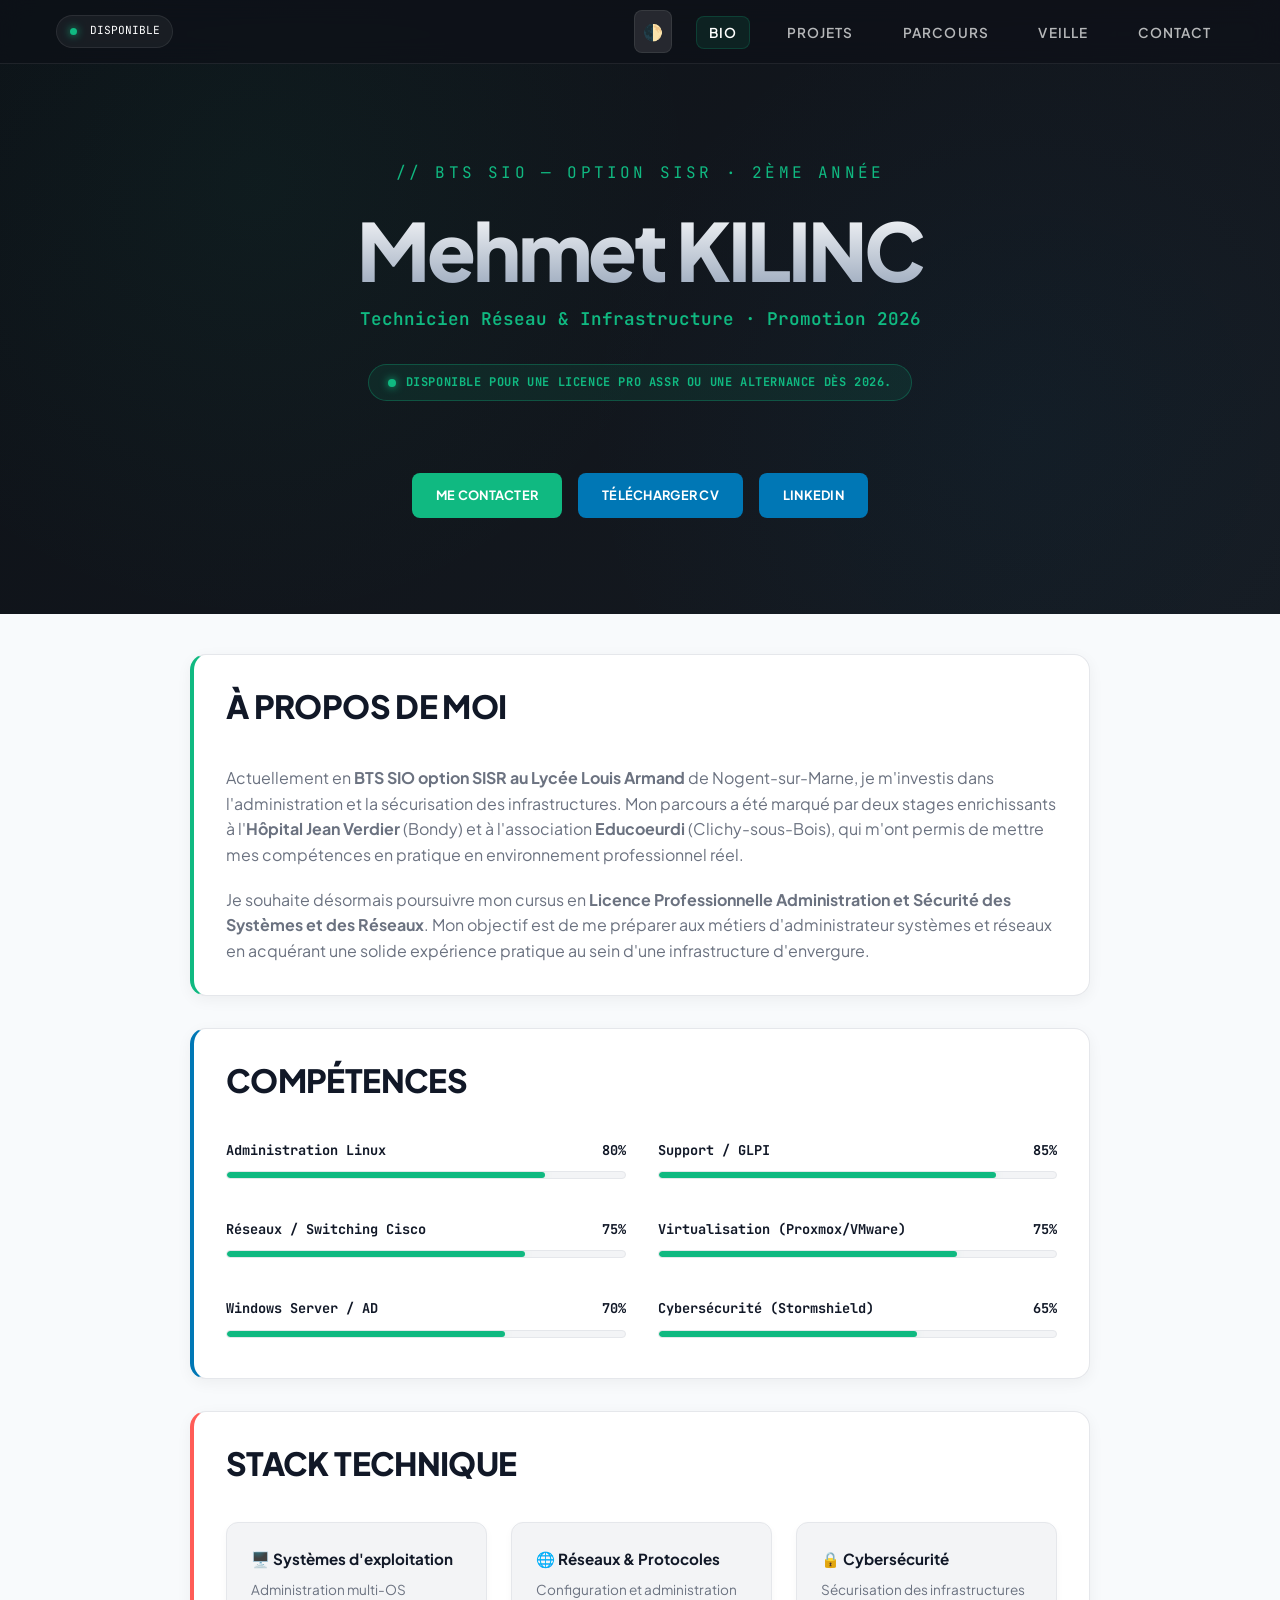
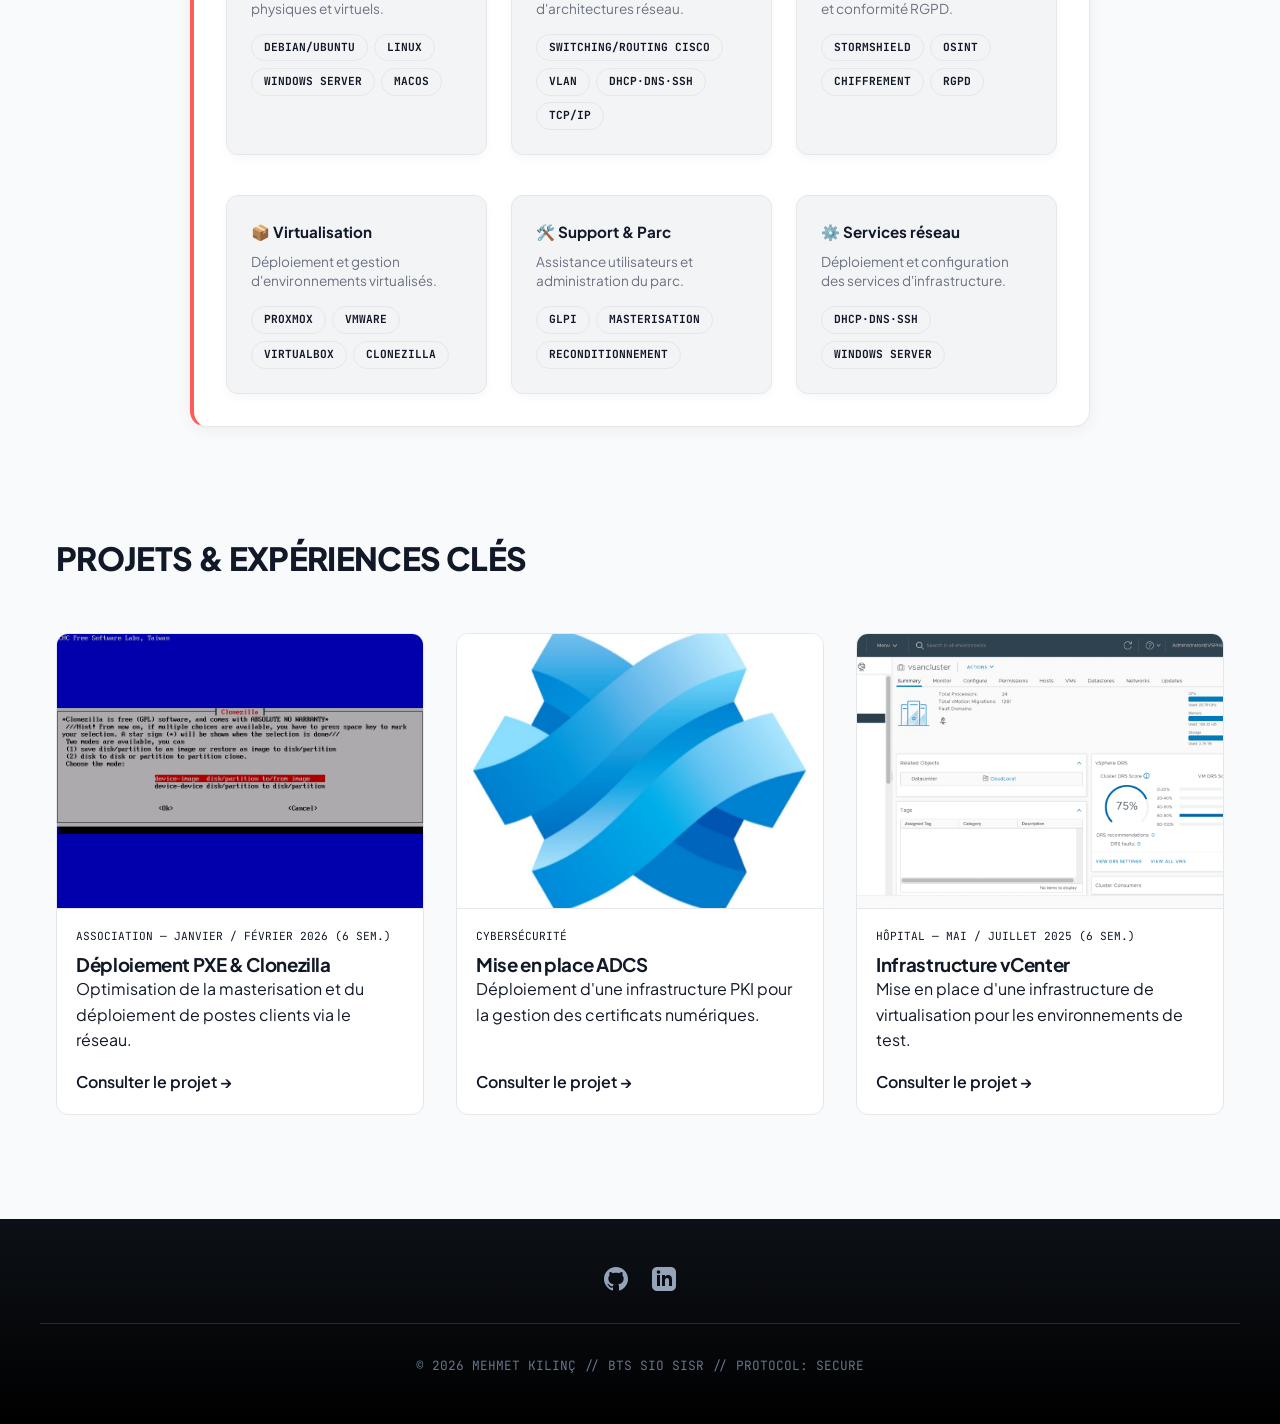
<file: port7/index.html>
<!DOCTYPE html>
<html lang="fr">
<head>
  <meta charset="UTF-8" />
  <meta name="viewport" content="width=device-width, initial-scale=1.0" />
  <title>Portfolio - Mehmet KILINC - BTS SIO SISR</title>
  <link rel="stylesheet" href="style.css" />
</head>
<body>
  <div id="page-loader"><div id="loader-bar"></div></div>

  <!-- NAVIGATION -->
  <nav class="navbar">
    <ul>
      <li class="status-indicator">
        <span class="status-dot"></span>
        <span>DISPONIBLE</span>
      </li>
      <li>
        <button class="theme-toggle" onclick="toggleTheme()" aria-label="Changer de thème">🌓</button>
      </li>
      <li><a href="index.html" class="active">Bio</a></li>
      <li><a href="projets.html">Projets</a></li>
      <li><a href="experience.html">Parcours</a></li>
      <li><a href="veille.html">Veille</a></li>
      <li><a href="contact.html">Contact</a></li>
    </ul>
  </nav>

  <!-- ACCUEIL -->
  <header id="accueil" class="hero">
    <div class="hero-content">
      <p class="subtitle">// BTS SIO — OPTION SISR · 2ème ANNÉE</p>
      <h1>Mehmet KILINC</h1>
      <p class="hero-description">Technicien Réseau &amp; Infrastructure · Promotion 2026</p>
      
      <div class="availability-badge">
        <div class="dot"></div>
        Disponible pour une Licence Pro ASSR ou une alternance dès 2026.
      </div>

      <div class="hero-actions">
        <a href="contact.html" class="btn btn-green">Me contacter</a>
        <a href="image/2026-2027_CV_KILINC.pdf  " class="btn btn-blue" target="_blank">Télécharger CV</a>
        <a href="https://www.linkedin.com/in/mehmet-kilinc-0072b2292" class="btn btn-blue" target="_blank">LinkedIn</a>
      </div>
    </div>
  </header>

  <!-- ZONE CONTENU -->
  <main>
    
    <!-- À PROPOS DE MOI -->
  <section id="presentation" class="section reveal">
      <div class="about-card" style="max-width: 900px; margin: 0 auto 2rem auto; border-left: 4px solid var(--primary-color);">
        <h2 style="margin-bottom: 2.5rem;">À propos de moi</h2>
        <p style="font-size: 1rem; line-height: 1.6; color: var(--text-muted);">
          Actuellement en <strong>BTS SIO option SISR au Lycée Louis Armand</strong> de Nogent-sur-Marne, je m'investis dans l'administration et la sécurisation des infrastructures. Mon parcours a été marqué par deux stages enrichissants à l'<strong>Hôpital Jean Verdier</strong> (Bondy) et à l'association <strong>Educoeurdi</strong> (Clichy-sous-Bois), qui m'ont permis de mettre mes compétences en pratique en environnement professionnel réel.
        </p>
        <p style="font-size: 1rem; line-height: 1.6; margin-top: 1.2rem; color: var(--text-muted);">
          Je souhaite désormais poursuivre mon cursus en <strong>Licence Professionnelle Administration et Sécurité des Systèmes et des Réseaux</strong>. Mon objectif est de me préparer aux métiers d'administrateur systèmes et réseaux en acquérant une solide expérience pratique au sein d'une infrastructure d'envergure.
        </p>
      </div>

    <div class="about-card" style="max-width: 900px; margin: 0 auto 2rem auto; border-left: 4px solid var(--linkedin-blue);">
      <h2 style="margin-bottom: 2.5rem;">Compétences</h2>
      
      <!-- BARRES DE PROGRESSION -->
      <div class="skills-grid-bars">
        <div class="skill-bar-item">
          <div class="skill-bar-info"><span>Administration Linux</span><span>80%</span></div>
          <div class="progress-bg"><div class="progress-fill" data-width="80%"></div></div>
        </div>
        <div class="skill-bar-item">
          <div class="skill-bar-info"><span>Support / GLPI</span><span>85%</span></div>
          <div class="progress-bg"><div class="progress-fill" data-width="85%"></div></div>
        </div>
        <div class="skill-bar-item">
          <div class="skill-bar-info"><span>Réseaux / Switching Cisco</span><span>75%</span></div>
          <div class="progress-bg"><div class="progress-fill" data-width="75%"></div></div>
        </div>
        <div class="skill-bar-item">
          <div class="skill-bar-info"><span>Virtualisation (Proxmox/VMware)</span><span>75%</span></div>
          <div class="progress-bg"><div class="progress-fill" data-width="75%"></div></div>
        </div>
        <div class="skill-bar-item">
          <div class="skill-bar-info"><span>Windows Server / AD</span><span>70%</span></div>
          <div class="progress-bg"><div class="progress-fill" data-width="70%"></div></div>
        </div>
        <div class="skill-bar-item">
          <div class="skill-bar-info"><span>Cybersécurité (Stormshield)</span><span>65%</span></div>
          <div class="progress-bg"><div class="progress-fill" data-width="65%"></div></div>
        </div>
      </div>
    </div>

    <div class="about-card" style="max-width: 900px; margin: 0 auto 2rem auto; border-left: 4px solid var(--malt-orange);">
      <!-- STACK TECHNIQUE DÉTAILLÉE -->
      <h2 style="margin-bottom: 2.5rem;">Stack technique</h2>

      <div class="stack-grid">
        <div class="stack-item">
          <h4>🖥️ Systèmes d'exploitation</h4>
          <p>Administration multi-OS physiques et virtuels.</p>
          <div class="stack-tags">
            <span class="mini-bulle">Debian/Ubuntu</span><span class="mini-bulle">Linux</span>
            <span class="mini-bulle">Windows Server</span><span class="mini-bulle">MacOS</span>
          </div>
        </div>

        <div class="stack-item">
          <h4>🌐 Réseaux & Protocoles</h4>
          <p>Configuration et administration d'architectures réseau.</p>
          <div class="stack-tags">
            <span class="mini-bulle">Switching/Routing Cisco</span><span class="mini-bulle">VLAN</span>
            <span class="mini-bulle">DHCP·DNS·SSH</span><span class="mini-bulle">TCP/IP</span>
          </div>
        </div>

        <div class="stack-item">
          <h4>🔒 Cybersécurité</h4>
          <p>Sécurisation des infrastructures et conformité RGPD.</p>
          <div class="stack-tags">
            <span class="mini-bulle">Stormshield</span><span class="mini-bulle">OSINT</span>
            <span class="mini-bulle">Chiffrement</span><span class="mini-bulle">RGPD</span>
          </div>
        </div>

        <div class="stack-item">
          <h4>📦 Virtualisation</h4>
          <p>Déploiement et gestion d'environnements virtualisés.</p>
          <div class="stack-tags">
            <span class="mini-bulle">Proxmox</span><span class="mini-bulle">VMware</span>
            <span class="mini-bulle">VirtualBox</span><span class="mini-bulle">Clonezilla</span>
          </div>
        </div>

        <div class="stack-item">
          <h4>🛠️ Support & Parc</h4>
          <p>Assistance utilisateurs et administration du parc.</p>
          <div class="stack-tags">
            <span class="mini-bulle">GLPI</span><span class="mini-bulle">Masterisation</span>
            <span class="mini-bulle">Reconditionnement</span>
          </div>
        </div>

        <div class="stack-item">
          <h4>⚙️ Services réseau</h4>
          <p>Déploiement et configuration des services d'infrastructure.</p>
          <div class="stack-tags">
            <span class="mini-bulle">DHCP·DNS·SSH</span><span class="mini-bulle">Windows Server</span>
          </div>
        </div>
      </div>
    </div>
    </section>

    <!-- PROJETS & EXPÉRIENCES CLÉS (BENTO) -->
    <section id="projets-experiences" class="section reveal">
      <h2 style="margin-bottom: 3.5rem;">Projets & Expériences clés</h2>
      <div class="grid">
        
        <a href="projet-pxe.html" class="projet">
          <div class="card-img-container">
            <img src="image/Clonezilla.png" alt="Déploiement Clonezilla" onerror="this.style.display='none'">
          </div>
          <div class="projet-content">
            <span class="tag">Association — JANVIER / FÉVRIER 2026 (6 sem.)</span>
            <h3>Déploiement PXE & Clonezilla</h3>
            <p>Optimisation de la masterisation et du déploiement de postes clients via le réseau.</p>
            <span class="btn-link">Consulter le projet →</span>
          </div>
        </a>

        <a href="projet-adcs.html" class="projet">
          <div class="card-img-container">
            <img src="image/stormshield.jpg" alt="Sécurité">
          </div>
          <div class="projet-content">
            <span class="tag">Cybersécurité</span>
            <h3>Mise en place ADCS</h3>
            <p>Déploiement d'une infrastructure PKI pour la gestion des certificats numériques.</p>
            <span class="btn-link">Consulter le projet →</span>
          </div>
        </a>

        <a href="projet-vcenter.html" class="projet">
          <div class="card-img-container">
             <img src="image/vmware-vcenter-interface.png" alt="Infrastructure vCenter">
          </div>
          <div class="projet-content">
            <span class="tag">Hôpital — MAI / JUILLET 2025 (6 sem.)</span>
            <h3>Infrastructure vCenter</h3>
            <p>Mise en place d'une infrastructure de virtualisation pour les environnements de test.</p>
            <span class="btn-link">Consulter le projet →</span>
          </div>
        </a>

      </div>
    </section>
  </main>

  <button class="scroll-to-top" onclick="window.scrollTo({top: 0, behavior: 'smooth'})">↑</button>
<footer>
  <div class="footer-content">
    <div class="footer-socials">
      <a href="https://github.com/memsbdn" target="_blank" aria-label="GitHub">
        <svg viewBox="0 0 24 24"><path d="M12 0c-6.626 0-12 5.373-12 12 0 5.302 3.438 9.8 8.207 11.387.599.111.793-.261.793-.577v-2.234c-3.338.726-4.033-1.416-4.033-1.416-.546-1.387-1.333-1.756-1.333-1.756-1.089-.745.083-.729.083-.729 1.205.084 1.839 1.237 1.839 1.237 1.07 1.834 2.807 1.304 3.492.997.107-.775.418-1.305.762-1.604-2.665-.305-5.467-1.334-5.467-5.931 0-1.311.469-2.381 1.236-3.221-.124-.303-.535-1.524.117-3.176 0 0 1.008-.322 3.301 1.23.957-.266 1.983-.399 3.003-.404 1.02.005 2.047.138 3.006.404 2.291-1.552 3.297-1.23 3.297-1.23.653 1.653.242 2.874.118 3.176.77.84 1.235 1.911 1.235 3.221 0 4.609-2.807 5.624-5.479 5.921.43.372.823 1.102.823 2.222v3.293c0 .319.192.694.801.576 4.765-1.589 8.199-6.086 8.199-11.386 0-6.627-5.373-12-12-12z"/></svg>
      </a>
      <a href="https://www.linkedin.com/in/mehmet-kilinc-0072b2292" target="_blank" aria-label="LinkedIn">
        <svg viewBox="0 0 24 24"><path d="M19 0h-14c-2.761 0-5 2.239-5 5v14c0 2.761 2.239 5 5 5h14c2.762 0 5-2.238 5-5v-14c0-2.761-2.238-5-5-5zm-11 19h-3v-11h3v11zm-1.5-12.268c-.966 0-1.75-.79-1.75-1.764s.784-1.764 1.75-1.764 1.75.79 1.75 1.764-.783 1.764-1.75 1.764zm13.5 12.268h-3v-5.604c0-3.368-4-3.113-4 0v5.604h-3v-11h3v1.765c1.396-2.586 7-2.777 7 2.476v6.759z"/></svg>
      </a>
    </div>
    <div class="footer-credits">
      &copy; 2026 MEHMET KILINÇ // BTS SIO SISR // PROTOCOL: SECURE
    </div>
  </div>
</footer>

<script src="script.js"></script>
</body>
</html>
</file>
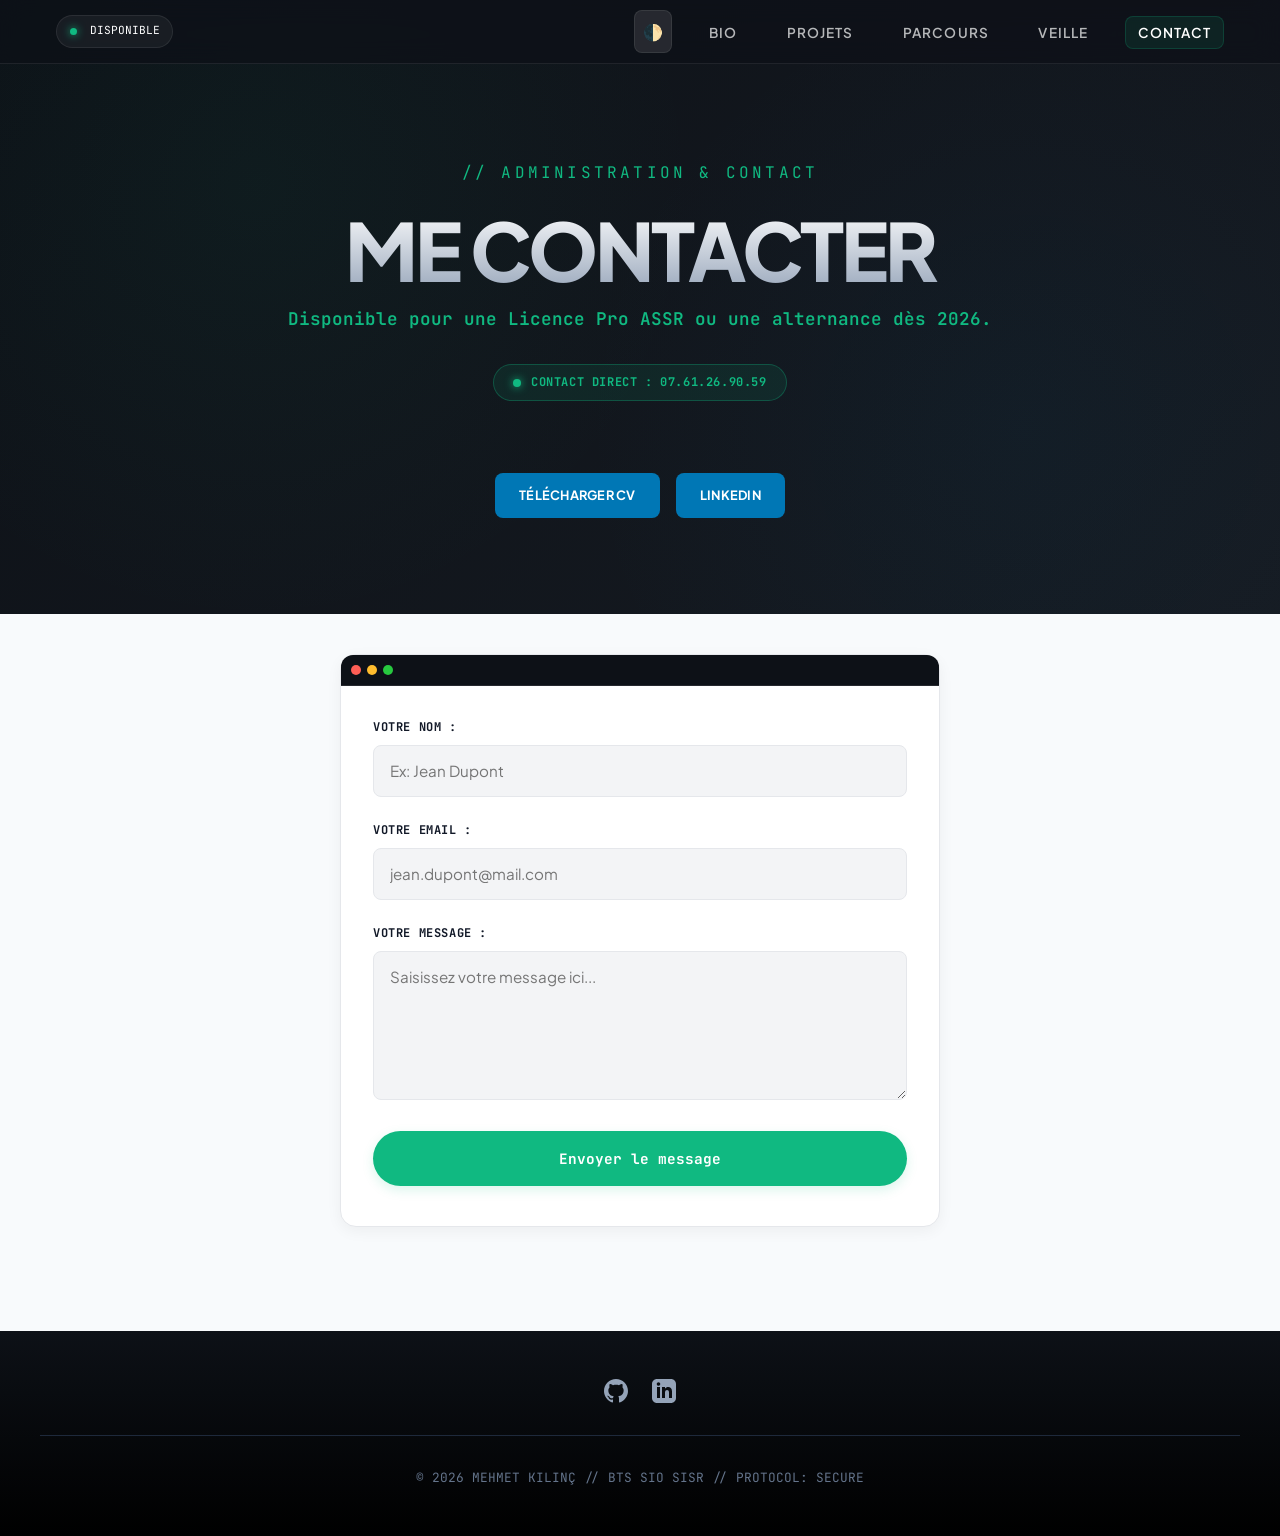
<file: port7/contact.html>
<!DOCTYPE html>
<html lang="fr">
<head>
  <meta charset="UTF-8" />
  <meta name="viewport" content="width=device-width, initial-scale=1.0" />
  <title>Portfolio - Mehmet KILINC - BTS SIO SISR</title>
  <link rel="stylesheet" href="style.css" />
</head>
<body>
  <div id="page-loader"><div id="loader-bar"></div></div>

  <!-- NAVIGATION -->
  <nav class="navbar">
    <ul>
      <li class="status-indicator">
        <span class="status-dot"></span>
        <span>DISPONIBLE</span>
      </li>
      <li>
        <button class="theme-toggle" onclick="toggleTheme()" aria-label="Changer de thème">🌓</button>
      </li>
      <li><a href="index.html">Bio</a></li>
      <li><a href="projets.html">Projets</a></li>
      <li><a href="experience.html">Parcours</a></li>
      <li><a href="veille.html">Veille</a></li>
      <li><a href="contact.html" class="active">Contact</a></li>
    </ul>
  </nav>

  <header class="hero">
    <div class="hero-content">
      <p class="subtitle">// ADMINISTRATION & CONTACT</p>
      <h1>ME CONTACTER</h1>
      <p class="hero-description">Disponible pour une Licence Pro ASSR ou une alternance dès 2026.</p>

      <div class="availability-badge">
        <div class="dot"></div>
        CONTACT DIRECT : 07.61.26.90.59
      </div>

      <div class="hero-actions">
        <a href="image/2026-2027_CV_KILINC.pdf" class="btn btn-blue" target="_blank">Télécharger CV</a>
        <a href="https://www.linkedin.com/in/mehmet-kilinc-0072b2292" class="btn btn-blue" target="_blank">LinkedIn</a>
      </div>
    </div>
  </header>

  <!-- CONTACT -->
  <section id="contact" class="section reveal">
    <div class="about-card contact-card">
      <div class="terminal-header">
        <div class="dot red"></div><div class="dot amber"></div><div class="dot green"></div>
      </div>
      <div id="form-status" style="display:none; padding: 3rem; text-align: center; color: var(--primary-color); font-family: var(--font-mono); font-weight: bold;">[ MESSAGE ENVOYÉ AVEC SUCCÈS ]</div>
      <form id="contact-form" action="https://formspree.io/f/votre_id_ici" method="POST" class="contact-form">
        <div class="form-group">
          <label for="name">Votre Nom :</label>
          <input type="text" id="name" name="name" placeholder="Ex: Jean Dupont" required>
        </div>
        <div class="form-group">
          <label for="email">Votre Email :</label>
          <input type="email" id="email" name="_replyto" placeholder="jean.dupont@mail.com" required>
        </div>
        <div class="form-group">
          <label for="message">Votre Message :</label>
          <textarea id="message" name="message" rows="5" placeholder="Saisissez votre message ici..." required></textarea>
        </div>
        <button type="submit" id="submit-btn" class="btn-submit">
          Envoyer le message
        </button>
      </form>
    </div>
  </section>

  <!-- SCROLL TO TOP BUTTON -->
  <button class="scroll-to-top" onclick="window.scrollTo({top: 0, behavior: 'smooth'})">↑</button>
  <script src="script.js"></script>

<footer>
  <div class="footer-content">
    <div class="footer-socials">
      <a href="https://github.com/votre-username" target="_blank" aria-label="GitHub">
        <svg viewBox="0 0 24 24"><path d="M12 0c-6.626 0-12 5.373-12 12 0 5.302 3.438 9.8 8.207 11.387.599.111.793-.261.793-.577v-2.234c-3.338.726-4.033-1.416-4.033-1.416-.546-1.387-1.333-1.756-1.333-1.756-1.089-.745.083-.729.083-.729 1.205.084 1.839 1.237 1.839 1.237 1.07 1.834 2.807 1.304 3.492.997.107-.775.418-1.305.762-1.604-2.665-.305-5.467-1.334-5.467-5.931 0-1.311.469-2.381 1.236-3.221-.124-.303-.535-1.524.117-3.176 0 0 1.008-.322 3.301 1.23.957-.266 1.983-.399 3.003-.404 1.02.005 2.047.138 3.006.404 2.291-1.552 3.297-1.23 3.297-1.23.653 1.653.242 2.874.118 3.176.77.84 1.235 1.911 1.235 3.221 0 4.609-2.807 5.624-5.479 5.921.43.372.823 1.102.823 2.222v3.293c0 .319.192.694.801.576 4.765-1.589 8.199-6.086 8.199-11.386 0-6.627-5.373-12-12-12z"/></svg>
      </a>
      <a href="https://www.linkedin.com/in/mehmet-kilinc-0072b2292" target="_blank" aria-label="LinkedIn">
        <svg viewBox="0 0 24 24"><path d="M19 0h-14c-2.761 0-5 2.239-5 5v14c0 2.761 2.239 5 5 5h14c2.762 0 5-2.238 5-5v-14c0-2.761-2.238-5-5-5zm-11 19h-3v-11h3v11zm-1.5-12.268c-.966 0-1.75-.79-1.75-1.764s.784-1.764 1.75-1.764 1.75.79 1.75 1.764-.783 1.764-1.75 1.764zm13.5 12.268h-3v-5.604c0-3.368-4-3.113-4 0v5.604h-3v-11h3v1.765c1.396-2.586 7-2.777 7 2.476v6.759z"/></svg>
      </a>
    </div>
    <div class="footer-credits">
      &copy; 2026 MEHMET KILINÇ // BTS SIO SISR // PROTOCOL: SECURE
    </div>
  </div>
</footer>
</body>
</html>
</file>
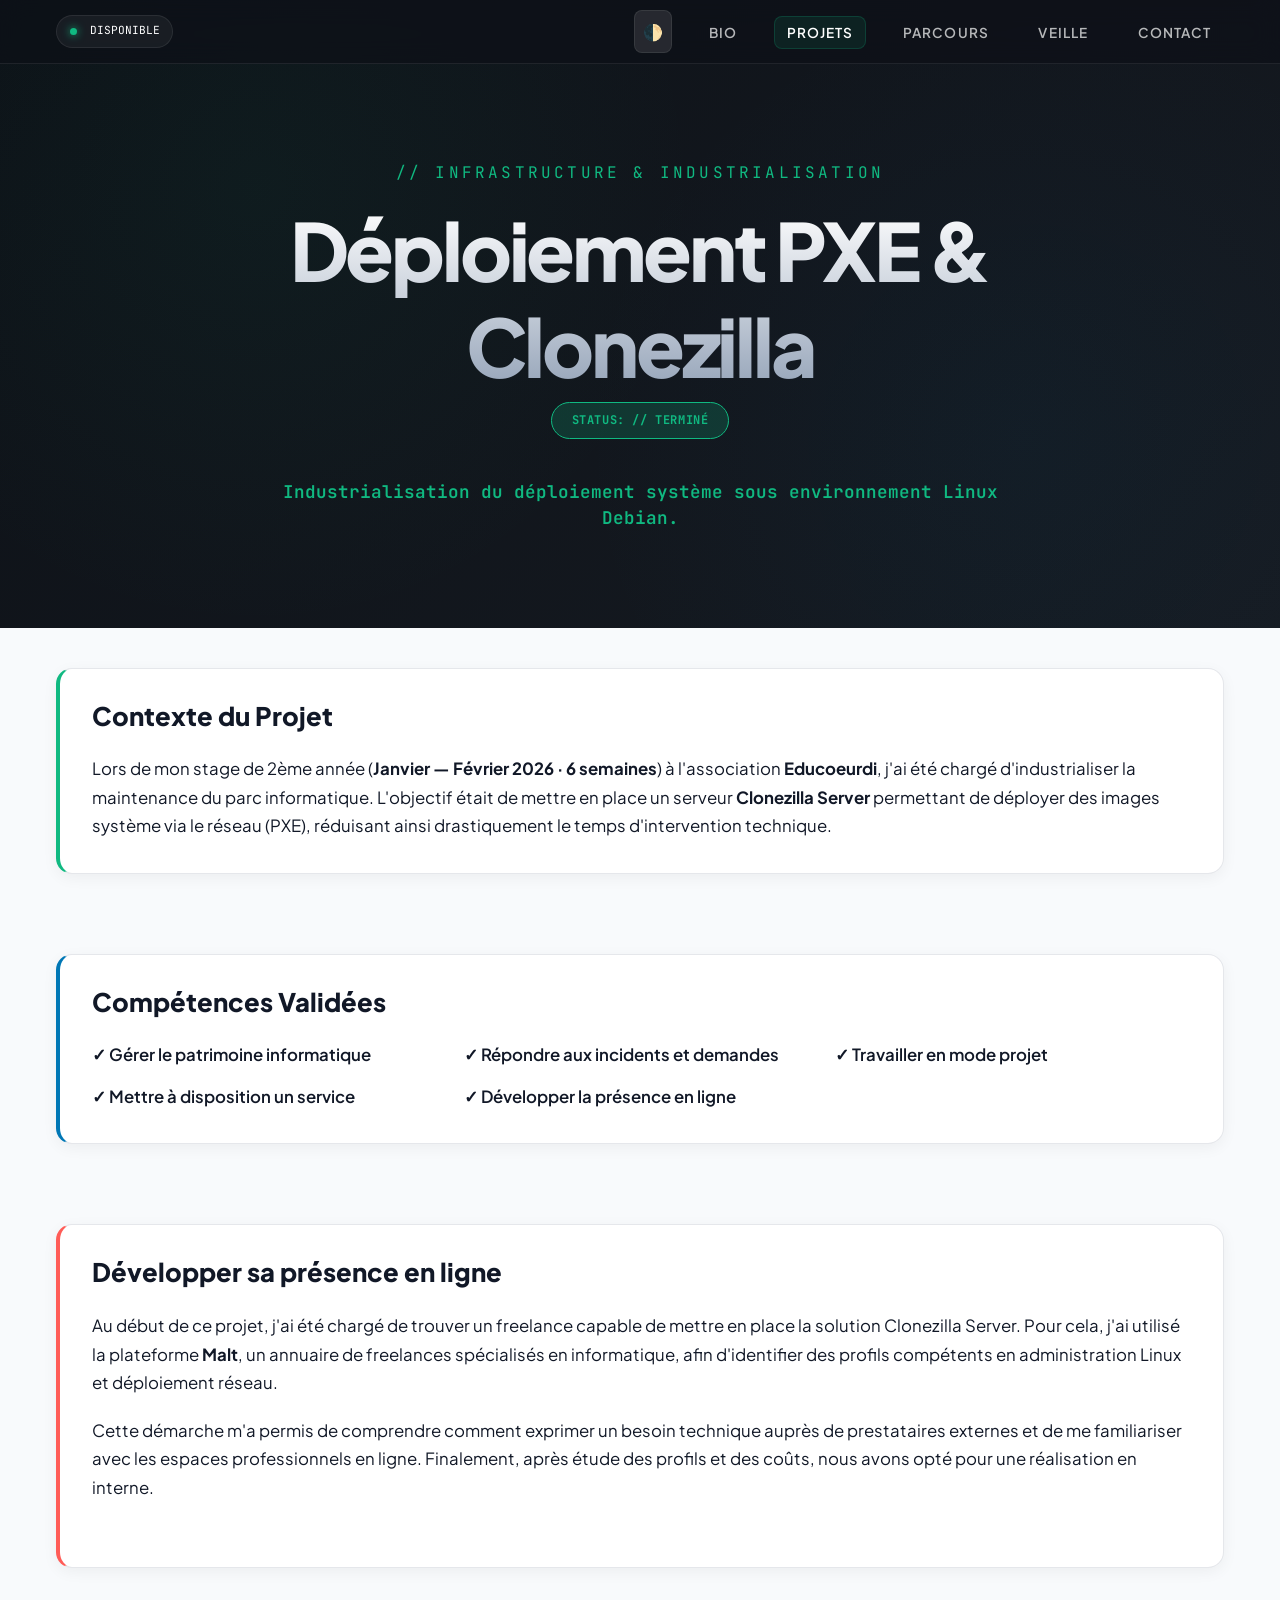
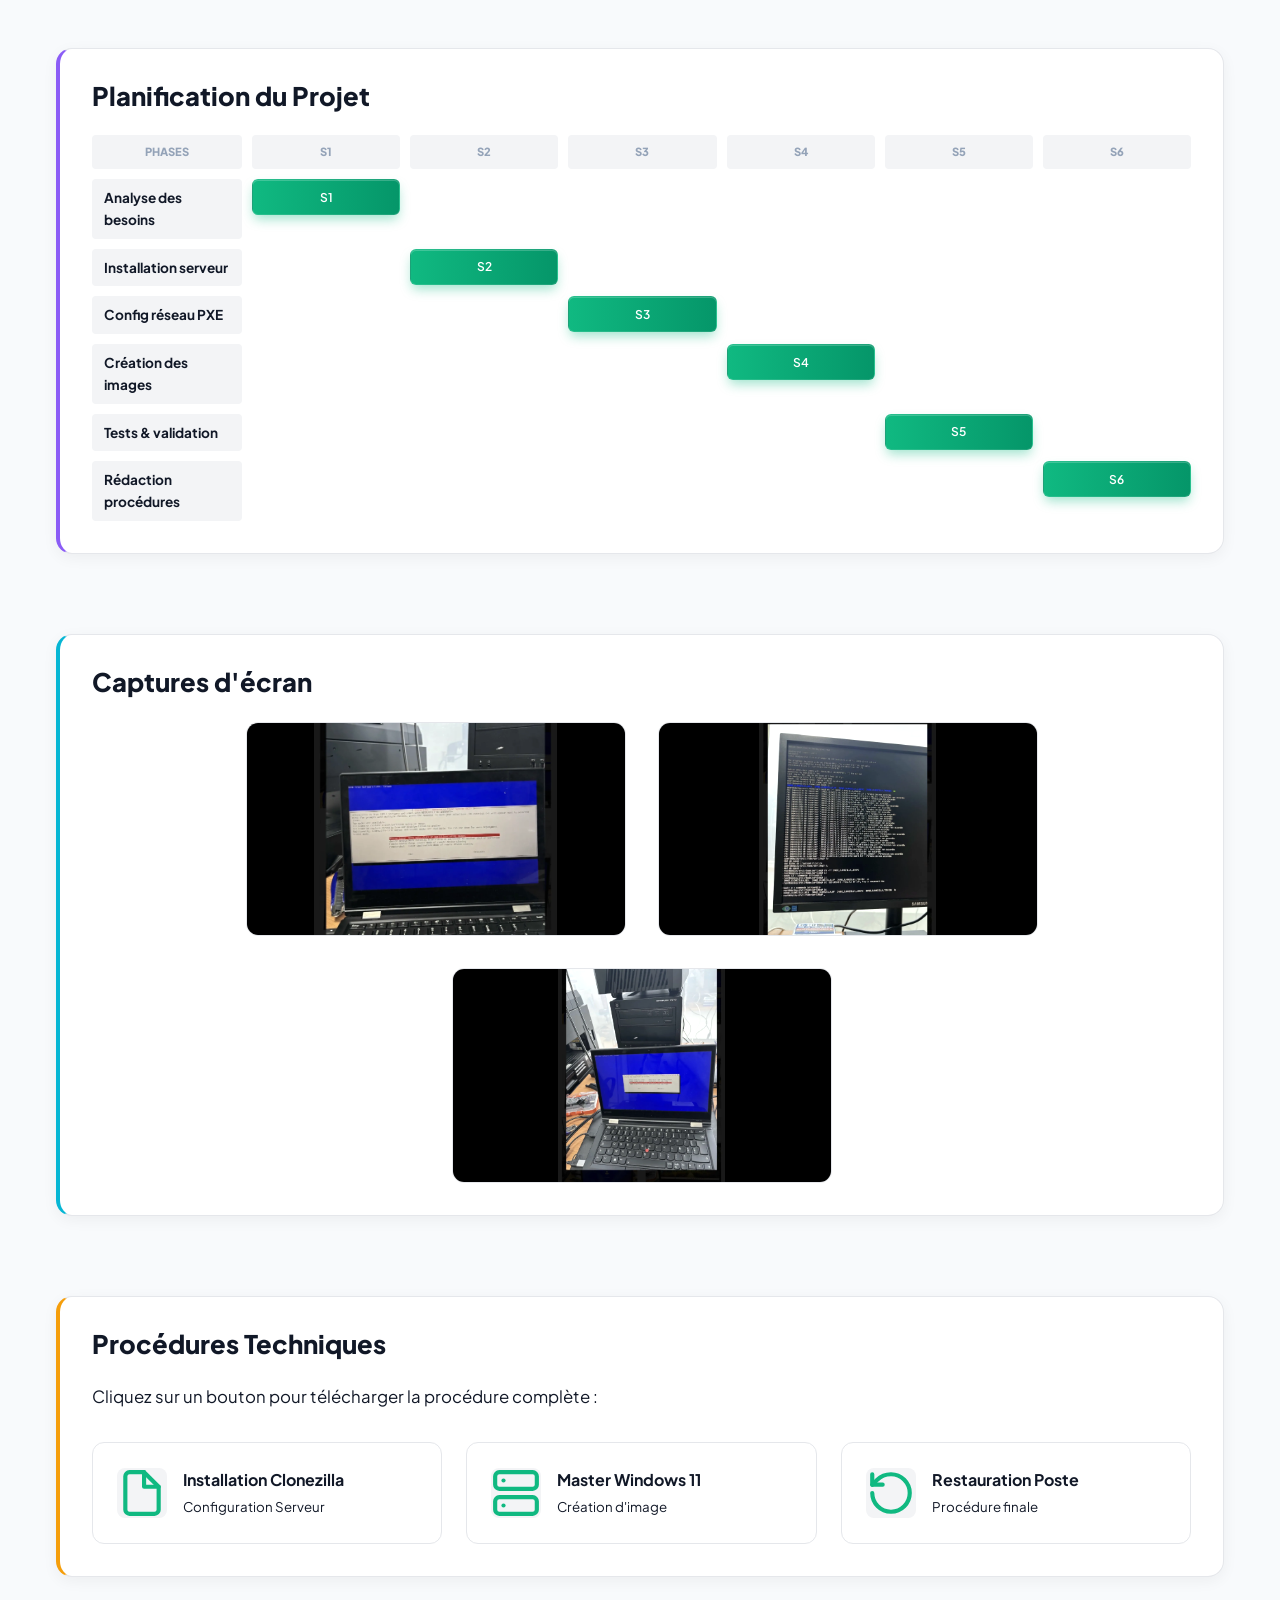
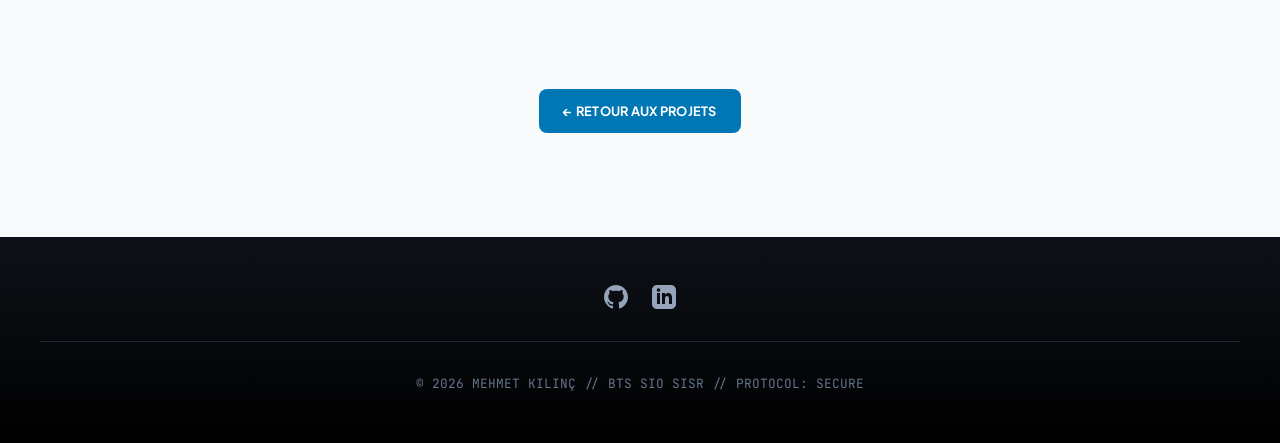
<file: port7/projet-pxe.html>
<!DOCTYPE html>
<html lang="fr">
<head>
  <meta charset="UTF-8" />
  <meta name="viewport" content="width=device-width, initial-scale=1.0" />
  <title>Projet PXE & Clonezilla - Mehmet KILINC</title>
  <link rel="stylesheet" href="style.css" />
</head>
<body>
  <div id="page-loader"><div id="loader-bar"></div></div>

  <nav class="navbar">
    <ul>
      <li class="status-indicator"><span class="status-dot"></span><span>DISPONIBLE</span></li>
      <li><button class="theme-toggle" onclick="toggleTheme()" aria-label="Changer de thème">🌓</button></li>
      <li><a href="index.html">Bio</a></li>
      <li><a href="projets.html" class="active">Projets</a></li>
      <li><a href="experience.html">Parcours</a></li>
      <li><a href="veille.html">Veille</a></li>
      <li><a href="contact.html">Contact</a></li>
    </ul>
  </nav>

  <header class="hero" style="padding-bottom: 4rem;">
    <div class="hero-content">
      <p class="subtitle">// INFRASTRUCTURE & INDUSTRIALISATION</p>
      <h1>Déploiement PXE & Clonezilla</h1>
      <div class="availability-badge" style="background: rgba(16, 185, 129, 0.2); border-color: var(--primary-color);">
        STATUS: // TERMINÉ
      </div>
      <p class="hero-description">Industrialisation du déploiement système sous environnement Linux Debian.</p>
    </div>
  </header>

  <main class="container">
    <!-- SECTION 01: CONTEXTE -->
    <section class="section reveal">
      <div class="about-card" style="border-left: 4px solid var(--primary-color);">
        <h2 style="font-size: 1.6rem; margin-bottom: 1.5rem; text-transform: none; letter-spacing: normal;">Contexte du Projet</h2>
        <p style="font-size: 1.05rem; line-height: 1.7; color: var(--text-main);"> 
          Lors de mon stage de 2ème année (<strong>Janvier — Février 2026 · 6 semaines</strong>) à l'association <strong>Educoeurdi</strong>, j'ai été chargé d'industrialiser la maintenance du parc informatique. L'objectif était de mettre en place un serveur <strong>Clonezilla Server</strong> permettant de déployer des images système via le réseau (PXE), réduisant ainsi drastiquement le temps d'intervention technique.
        </p>
      </div>
    </section>

    <!-- SECTION 02: COMPÉTENCES -->
    <section class="section reveal">
      <div class="about-card" style="border-left: 4px solid var(--linkedin-blue);">
        <h2 style="font-size: 1.6rem; margin-bottom: 1.5rem; text-transform: none; letter-spacing: normal;">Compétences Validées</h2>
        <ul style="list-style: none; display: grid; grid-template-columns: repeat(auto-fit, minmax(280px, 1fr)); gap: 1rem; color: var(--text-main); font-weight: 600; font-size: 1.05rem;">
          <li>✓ Gérer le patrimoine informatique</li>
          <li>✓ Répondre aux incidents et demandes</li>
          <li>✓ Travailler en mode projet</li>
          <li>✓ Mettre à disposition un service</li>
          <li>✓ Développer la présence en ligne</li>
        </ul>
      </div>
    </section>

    <!-- SECTION 03: PRÉSENCE EN LIGNE -->
    <section class="section reveal">
      <div class="about-card" style="border-left: 4px solid var(--malt-orange);">
        <h2 style="font-size: 1.6rem; margin-bottom: 1.5rem; text-transform: none; letter-spacing: normal;">Développer sa présence en ligne</h2>
        <p style="margin-bottom: 1.2rem; font-size: 1.05rem; line-height: 1.7; color: var(--text-main);">
          Au début de ce projet, j'ai été chargé de trouver un freelance capable de mettre en place la solution Clonezilla Server. Pour cela, j'ai utilisé la plateforme <strong>Malt</strong>, un annuaire de freelances spécialisés en informatique, afin d'identifier des profils compétents en administration Linux et déploiement réseau.
        </p>
        <p style="margin-bottom: 2rem; font-size: 1.05rem; line-height: 1.7; color: var(--text-main);">
          Cette démarche m'a permis de comprendre comment exprimer un besoin technique auprès de prestataires externes et de me familiariser avec les espaces professionnels en ligne. Finalement, après étude des profils et des coûts, nous avons opté pour une réalisation en interne.
        </p>
      </div>
    </section>

    <!-- SECTION 04: GANTT -->
    <section class="section reveal">
      <div class="about-card" style="border-left: 4px solid #8b5cf6;">
        <h2 style="font-size: 1.6rem; margin-bottom: 1.5rem; text-transform: none; letter-spacing: normal;">Planification du Projet</h2>
        <div class="gantt-grid" style="margin-top: 1.5rem;">
          <div class="gantt-header-cell">PHASES</div>
          <div class="gantt-header-cell">S1</div><div class="gantt-header-cell">S2</div><div class="gantt-header-cell">S3</div><div class="gantt-header-cell">S4</div><div class="gantt-header-cell">S5</div><div class="gantt-header-cell">S6</div>
          <div class="gantt-row-title">Analyse des besoins</div><div class="gantt-bar" style="grid-column: 2/3;">S1</div><div></div><div></div><div></div><div></div><div></div>
          <div class="gantt-row-title">Installation serveur</div><div></div><div class="gantt-bar" style="grid-column: 3/4;">S2</div><div></div><div></div><div></div><div></div>
          <div class="gantt-row-title">Config réseau PXE</div><div></div><div></div><div class="gantt-bar" style="grid-column: 4/5;">S3</div><div></div><div></div><div></div>
          <div class="gantt-row-title">Création des images</div><div></div><div></div><div></div><div class="gantt-bar" style="grid-column: 5/6;">S4</div><div></div><div></div>
          <div class="gantt-row-title">Tests & validation</div><div></div><div></div><div></div><div></div><div class="gantt-bar" style="grid-column: 6/7;">S5</div><div></div>
          <div class="gantt-row-title">Rédaction procédures</div><div></div><div></div><div></div><div></div><div></div><div class="gantt-bar" style="grid-column: 7/8;">S6</div>
        </div>
      </div>
    </section>

    <!-- SECTION 05: CAPTURES -->
    <section class="section reveal">
      <div class="about-card" style="border-left: 4px solid #06b6d4;">
        <h2 style="font-size: 1.6rem; margin-bottom: 1.5rem; text-transform: none; letter-spacing: normal;">Captures d'écran</h2>
        <div class="grid screenshot-grid">
          <div class="card">
            <a href="image/clonezilla_interface.webp" onclick="openImageZoomModal(this.href); return false;">
              <div class="card-img-container screenshot-mode"><img src="image/clonezilla_interface.webp" alt="Interface Clonezilla"></div>
            </a>
          </div>
          <div class="card">
            <a href="image/clonezilla_serveur.webp" onclick="openImageZoomModal(this.href); return false;">
              <div class="card-img-container screenshot-mode"><img src="image/clonezilla_serveur.webp" alt="Configuration Serveur Clonezilla"></div>
            </a>
          </div>
          <div class="card">
            <a href="image/clonezilla_pxe.webp" onclick="openImageZoomModal(this.href); return false;">
              <div class="card-img-container screenshot-mode"><img src="image/clonezilla_pxe.webp" alt="Boot PXE Clonezilla"></div>
            </a>
          </div>
        </div>
      </div>
    </section>

    <!-- SECTION 06: PROCÉDURES -->
    <section class="section reveal">
      <div class="about-card" style="border-left: 4px solid #f59e0b;">
        <h2 style="font-size: 1.6rem; margin-bottom: 1.5rem; text-transform: none; letter-spacing: normal;">Procédures Techniques</h2>
        <p style="margin-bottom: 2rem; font-size: 1.05rem; color: var(--text-main);">Cliquez sur un bouton pour télécharger la procédure complète :</p>
        <div class="download-grid">
          <a href="image/Procédure_GRBL_Installation_Clonezilla_Server.pdf" class="download-card" target="_blank">
            <div class="icon">
              <svg viewBox="0 0 24 24" fill="none" stroke="currentColor" stroke-width="2" stroke-linecap="round" stroke-linejoin="round"><path d="M13 2H6a2 2 0 0 0-2 2v16a2 2 0 0 0 2 2h12a2 2 0 0 0 2-2V9z"></path><polyline points="13 2 13 9 20 9"></polyline></svg>
            </div>
            <div class="text"><strong>Installation Clonezilla</strong><br><small>Configuration Serveur</small></div>
          </a>
          <a href="image/Procédure_Création_Master_Windows11.pdf" class="download-card" target="_blank">
            <div class="icon">
              <svg viewBox="0 0 24 24" fill="none" stroke="currentColor" stroke-width="2" stroke-linecap="round" stroke-linejoin="round"><rect x="2" y="2" width="20" height="8" rx="2" ry="2"></rect><rect x="2" y="14" width="20" height="8" rx="2" ry="2"></rect><line x1="6" y1="6" x2="6.01" y2="6"></line><line x1="6" y1="18" x2="6.01" y2="18"></line></svg>
            </div>
            <div class="text"><strong>Master Windows 11</strong><br><small>Création d'image</small></div>
          </a>
          <a href="image/Procédure_Restauration_Image_Poste.pdf" class="download-card" target="_blank">
            <div class="icon">
              <svg viewBox="0 0 24 24" fill="none" stroke="currentColor" stroke-width="2" stroke-linecap="round" stroke-linejoin="round"><path d="M3 12a9 9 0 1 0 9-9 9.75 9.75 0 0 0-6.74 2.74L3 8"></path><polyline points="3 3 3 8 8 8"></polyline></svg>
            </div>
            <div class="text"><strong>Restauration Poste</strong><br><small>Procédure finale</small></div>
          </a>
        </div>
      </div>
    </section>

    <!-- BOUTON RETOUR -->
    <section class="section reveal">
      <div style="text-align: center; margin-top: 2rem;">
        <a href="projets.html" class="btn btn-blue">← Retour aux projets</a>
      </div>
    </section>
  </main>

  <!-- SCROLL TO TOP BUTTON -->
  <button class="scroll-to-top" onclick="window.scrollTo({top: 0, behavior: 'smooth'})">↑</button>
  <script src="script.js"></script>

  <footer>
    <div class="footer-content">
      <div class="footer-socials">
        <a href="https://github.com/memsbdn" target="_blank" aria-label="GitHub">
          <svg viewBox="0 0 24 24"><path d="M12 0c-6.626 0-12 5.373-12 12 0 5.302 3.438 9.8 8.207 11.387.599.111.793-.261.793-.577v-2.234c-3.338.726-4.033-1.416-4.033-1.416-.546-1.387-1.333-1.756-1.333-1.756-1.089-.745.083-.729.083-.729 1.205.084 1.839 1.237 1.839 1.237 1.07 1.834 2.807 1.304 3.492.997.107-.775.418-1.305.762-1.604-2.665-.305-5.467-1.334-5.467-5.931 0-1.311.469-2.381 1.236-3.221-.124-.303-.535-1.524.117-3.176 0 0 1.008-.322 3.301 1.23.957-.266 1.983-.399 3.003-.404 1.02.005 2.047.138 3.006.404 2.291-1.552 3.297-1.23 3.297-1.23.653 1.653.242 2.874.118 3.176.77.84 1.235 1.911 1.235 3.221 0 4.609-2.807 5.624-5.479 5.921.43.372.823 1.102.823 2.222v3.293c0 .319.192.694.801.576 4.765-1.589 8.199-6.086 8.199-11.386 0-6.627-5.373-12-12-12z"/></svg>
        </a>
        <a href="https://www.linkedin.com/in/mehmet-kilinc-0072b2292" target="_blank" aria-label="LinkedIn">
          <svg viewBox="0 0 24 24"><path d="M19 0h-14c-2.761 0-5 2.239-5 5v14c0 2.761 2.239 5 5 5h14c2.762 0 5-2.238 5-5v-14c0-2.761-2.238-5-5-5zm-11 19h-3v-11h3v11zm-1.5-12.268c-.966 0-1.75-.79-1.75-1.764s.784-1.764 1.75-1.764 1.75.79 1.75 1.764-.783 1.764-1.75 1.764zm13.5 12.268h-3v-5.604c0-3.368-4-3.113-4 0v5.604h-3v-11h3v1.765c1.396-2.586 7-2.777 7 2.476v6.759z"/></svg>
        </a>
      </div>
      <div class="footer-credits">
        &copy; 2026 MEHMET KILINÇ // BTS SIO SISR // PROTOCOL: SECURE
      </div>
    </div>
  </footer>
</body>
</html>
</file>
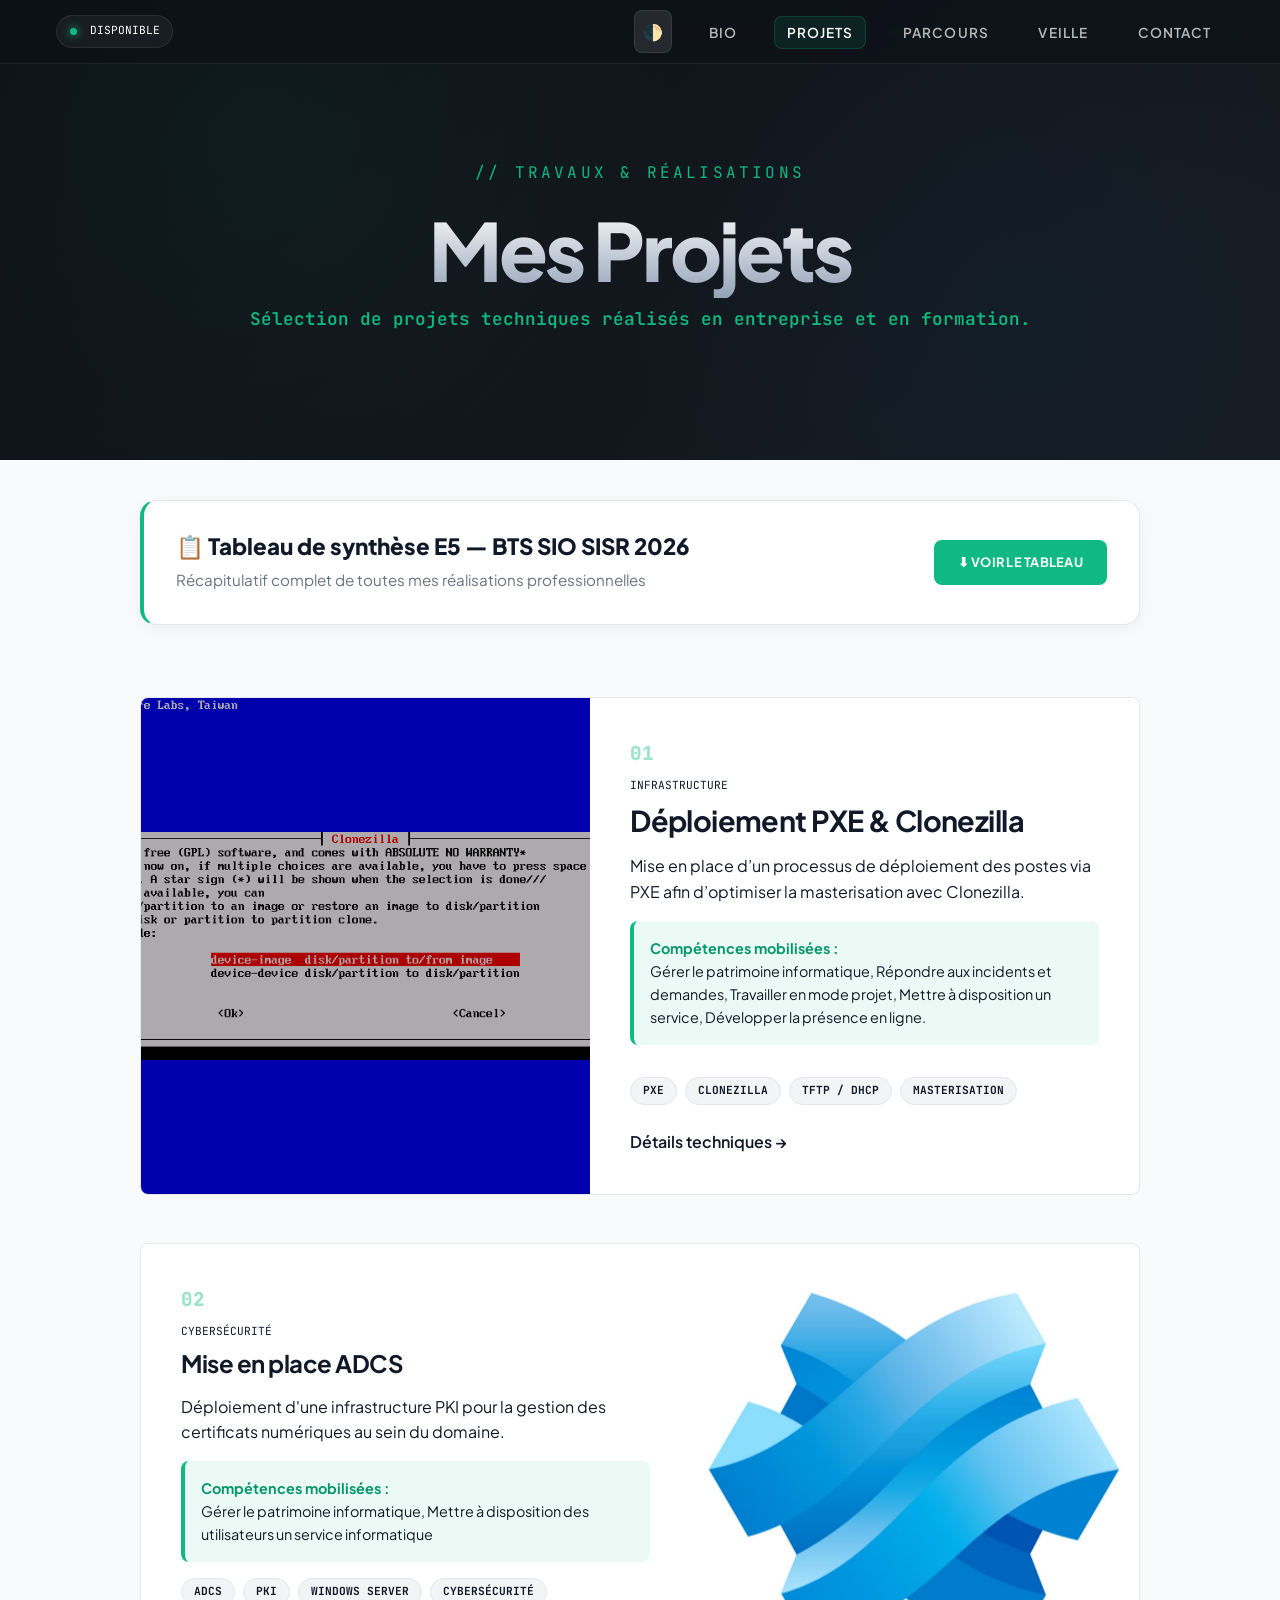
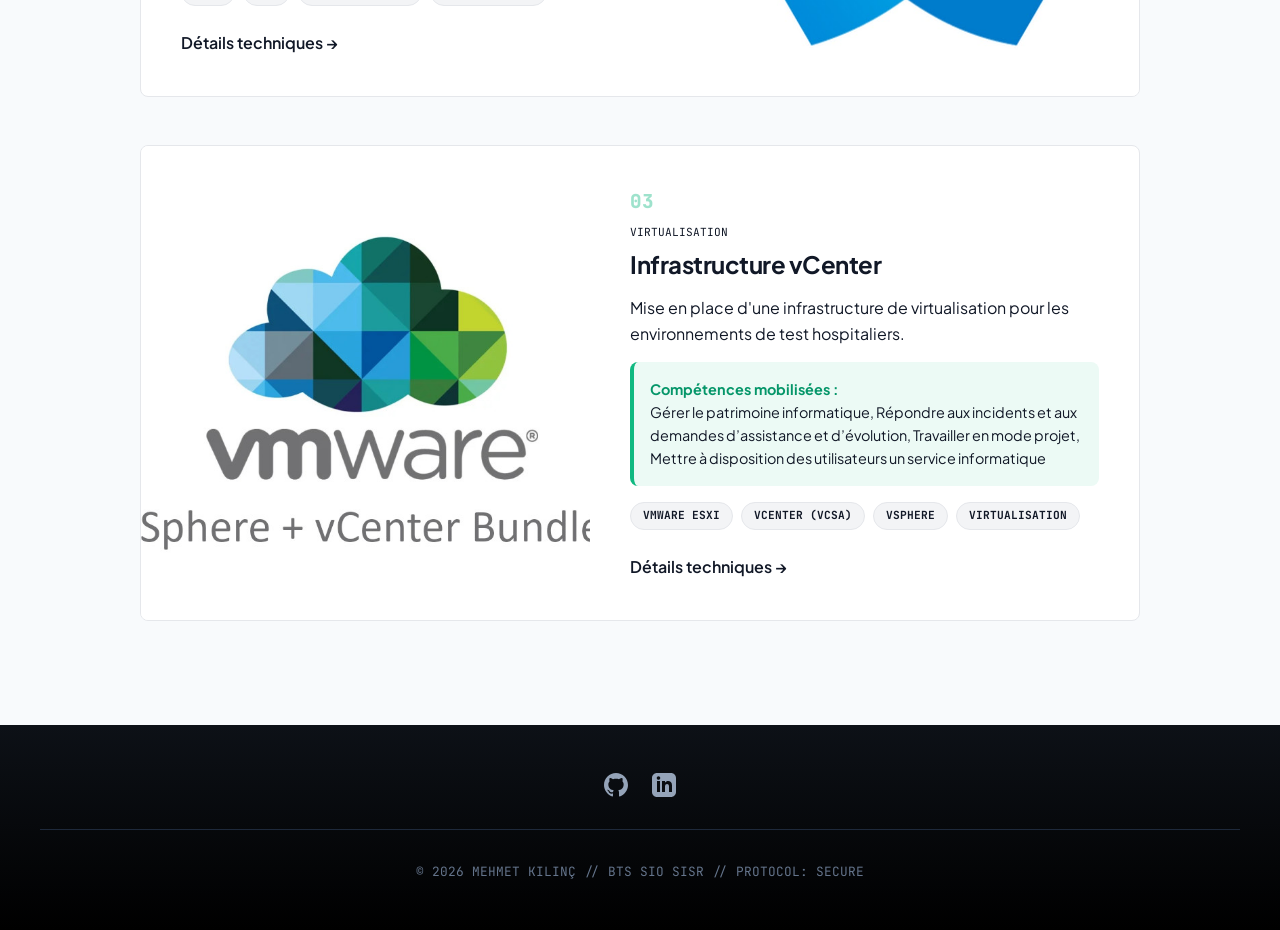
<file: port7/projets.html>
<!DOCTYPE html>
<html lang="fr">
<head>
  <meta charset="UTF-8" />
  <meta name="viewport" content="width=device-width, initial-scale=1.0" />
  <title>Portfolio - Mehmet KILINC - BTS SIO SISR</title>
  <link rel="stylesheet" href="style.css" />
</head>
<body>
  <div id="page-loader"><div id="loader-bar"></div></div>

   <!-- NAVIGATION -->
  <nav class="navbar">
    <ul>
      <li class="status-indicator">
        <span class="status-dot"></span>
        <span>DISPONIBLE</span>
      </li>
      <li>
        <button class="theme-toggle" onclick="toggleTheme()" aria-label="Changer de thème">🌓</button>
      </li>
      <li><a href="index.html">Bio</a></li>
      <li><a href="projets.html" class="active">Projets</a></li>
      <li><a href="experience.html">Parcours</a></li>
      <li><a href="veille.html">Veille</a></li>
      <li><a href="contact.html">Contact</a></li>
    </ul>
  </nav>

  <header class="hero">
    <div class="hero-content">
      <p class="subtitle">// TRAVAUX & RÉALISATIONS</p>
      <h1>Mes Projets</h1>
      <p class="hero-description">Sélection de projets techniques réalisés en entreprise et en formation.</p>
    </div>
  </header>

  <main>
    <section class="section" style="padding-bottom: 0;">
      <div class="about-card" style="max-width: 1000px; margin: 0 auto; border-left: 4px solid var(--primary-color); display: flex; justify-content: space-between; align-items: center; flex-wrap: wrap; gap: 1.5rem;">
        <div>
          <h2 style="margin-bottom: 0.5rem; font-size: 1.4rem; text-transform: none; letter-spacing: normal;">📋 Tableau de synthèse E5 — BTS SIO SISR 2026</h2>
          <p style="color: var(--text-muted); font-size: 0.95rem;">Récapitulatif complet de toutes mes réalisations professionnelles</p>
        </div>
        <a href="https://docs.google.com/spreadsheets/d/1yE0a7XOsCFnSaHzkp6BilPudv5RdiLY-/edit?usp=sharing&ouid=108589680823026444290&rtpof=true&sd=true" class="btn btn-green" target="_blank">⬇ VOIR LE TABLEAU</a>
      </div>
    </section>

    <section id="projets" class="section">
      <div class="bento-grid">
        <a href="projet-pxe.html" class="projet reveal">
          <div class="card-img-container">
            <img src="image/Clonezilla.png" alt="Déploiement Clonezilla" onerror="this.style.display='none'">
          </div>
          <div class="projet-content">
            <div class="projet-num">01</div>
            <span class="tag">Infrastructure</span>
            <h3 style="font-size: 1.8rem;">Déploiement PXE & Clonezilla</h3>
            <p>Mise en place d’un processus de déploiement des postes via PXE afin d’optimiser la masterisation avec Clonezilla.</p>
            <div class="comp-box">
              <strong>Compétences mobilisées :</strong><br>
              Gérer le patrimoine informatique, Répondre aux incidents et demandes, Travailler en mode projet, Mettre à disposition un service, Développer la présence en ligne.
            </div>

            <div style="display: flex; gap: 0.5rem; flex-wrap: wrap; margin-top: 1rem; margin-bottom: 1.5rem;">
              <span class="mini-bulle">PXE</span>
              <span class="mini-bulle">Clonezilla</span>
              <span class="mini-bulle">TFTP / DHCP</span>
              <span class="mini-bulle">Masterisation</span>
            </div>
            <span style="margin-top: auto; color: var(--primary-color); font-weight: 600;">Détails techniques →</span>
          </div>
        </a>

        <!-- PROJET 2 : ADCS -->
        <a href="projet-adcs.html" class="projet reveal">
          <div class="card-img-container">
            <img src="image/stormshield.jpg" alt="Certification">
          </div>
          <div class="projet-content">
            <div class="projet-num">02</div>
            <span class="tag">Cybersécurité</span>
            <h3>Mise en place ADCS</h3>
            <p>Déploiement d'une infrastructure PKI pour la gestion des certificats numériques au sein du domaine.</p>
            
            <div class="comp-box">
              <strong>Compétences mobilisées :</strong><br>
              Gérer le patrimoine informatique, Mettre à disposition des utilisateurs un service informatique
            </div>

            <div style="display: flex; gap: 0.5rem; flex-wrap: wrap; margin-bottom: 1.5rem;">
              <span class="mini-bulle">ADCS</span>
              <span class="mini-bulle">PKI</span>
              <span class="mini-bulle">Windows Server</span>
              <span class="mini-bulle">Cybersécurité</span>
            </div>
            <span style="margin-top: auto; color: var(--primary-color); font-weight: 600;">Détails techniques →</span>
          </div>
        </a>

        <!-- PROJET 3 : VIRTUALISATION VCENTER -->
        <a href="projet-vcenter.html" class="projet reveal">
          <div class="card-img-container">
            <img src="image/vcenter.jpg" alt="Virtualisation vCenter">
          </div>
          <div class="projet-content">
            <div class="projet-num">03</div>
            <span class="tag">Virtualisation</span>
            <h3>Infrastructure vCenter</h3>
            <p>Mise en place d'une infrastructure de virtualisation pour les environnements de test hospitaliers.</p>
            
            <div class="comp-box">
              <strong>Compétences mobilisées :</strong><br> 
              Gérer le patrimoine informatique, Répondre aux incidents et aux demandes d’assistance et d’évolution, Travailler en mode projet, Mettre à disposition des utilisateurs un service informatique
            </div>

            <div style="display: flex; gap: 0.5rem; flex-wrap: wrap; margin-bottom: 1.5rem;">
              <span class="mini-bulle">VMware ESXi</span>
              <span class="mini-bulle">vCenter (VCSA)</span>
              <span class="mini-bulle">vSphere</span>
              <span class="mini-bulle">Virtualisation</span>
            </div>
            <span style="margin-top: auto; color: var(--primary-color); font-weight: 600;">Détails techniques →</span>
          </div>
        </a>
      </div>
    </section>
  </main>
  <!-- SCROLL TO TOP BUTTON -->
  <button class="scroll-to-top" onclick="window.scrollTo({top: 0, behavior: 'smooth'})">↑</button>
  <script src="script.js"></script>

<footer>
  <div class="footer-content">
    <div class="footer-socials">
      <a href="https://github.com/memsbdn" target="_blank" aria-label="GitHub">
        <svg viewBox="0 0 24 24"><path d="M12 0c-6.626 0-12 5.373-12 12 0 5.302 3.438 9.8 8.207 11.387.599.111.793-.261.793-.577v-2.234c-3.338.726-4.033-1.416-4.033-1.416-.546-1.387-1.333-1.756-1.333-1.756-1.089-.745.083-.729.083-.729 1.205.084 1.839 1.237 1.839 1.237 1.07 1.834 2.807 1.304 3.492.997.107-.775.418-1.305.762-1.604-2.665-.305-5.467-1.334-5.467-5.931 0-1.311.469-2.381 1.236-3.221-.124-.303-.535-1.524.117-3.176 0 0 1.008-.322 3.301 1.23.957-.266 1.983-.399 3.003-.404 1.02.005 2.047.138 3.006.404 2.291-1.552 3.297-1.23 3.297-1.23.653 1.653.242 2.874.118 3.176.77.84 1.235 1.911 1.235 3.221 0 4.609-2.807 5.624-5.479 5.921.43.372.823 1.102.823 2.222v3.293c0 .319.192.694.801.576 4.765-1.589 8.199-6.086 8.199-11.386 0-6.627-5.373-12-12-12z"/></svg>
      </a>
      <a href="https://www.linkedin.com/in/mehmet-kilinc-0072b2292" target="_blank" aria-label="LinkedIn">
        <svg viewBox="0 0 24 24"><path d="M19 0h-14c-2.761 0-5 2.239-5 5v14c0 2.761 2.239 5 5 5h14c2.762 0 5-2.238 5-5v-14c0-2.761-2.238-5-5-5zm-11 19h-3v-11h3v11zm-1.5-12.268c-.966 0-1.75-.79-1.75-1.764s.784-1.764 1.75-1.764 1.75.79 1.75 1.764-.783 1.764-1.75 1.764zm13.5 12.268h-3v-5.604c0-3.368-4-3.113-4 0v5.604h-3v-11h3v1.765c1.396-2.586 7-2.777 7 2.476v6.759z"/></svg>
      </a>
    </div>
    <div class="footer-credits">
      &copy; 2026 MEHMET KILINÇ // BTS SIO SISR // PROTOCOL: SECURE
    </div>
  </div>
</footer>
</body>
</html>
</file>
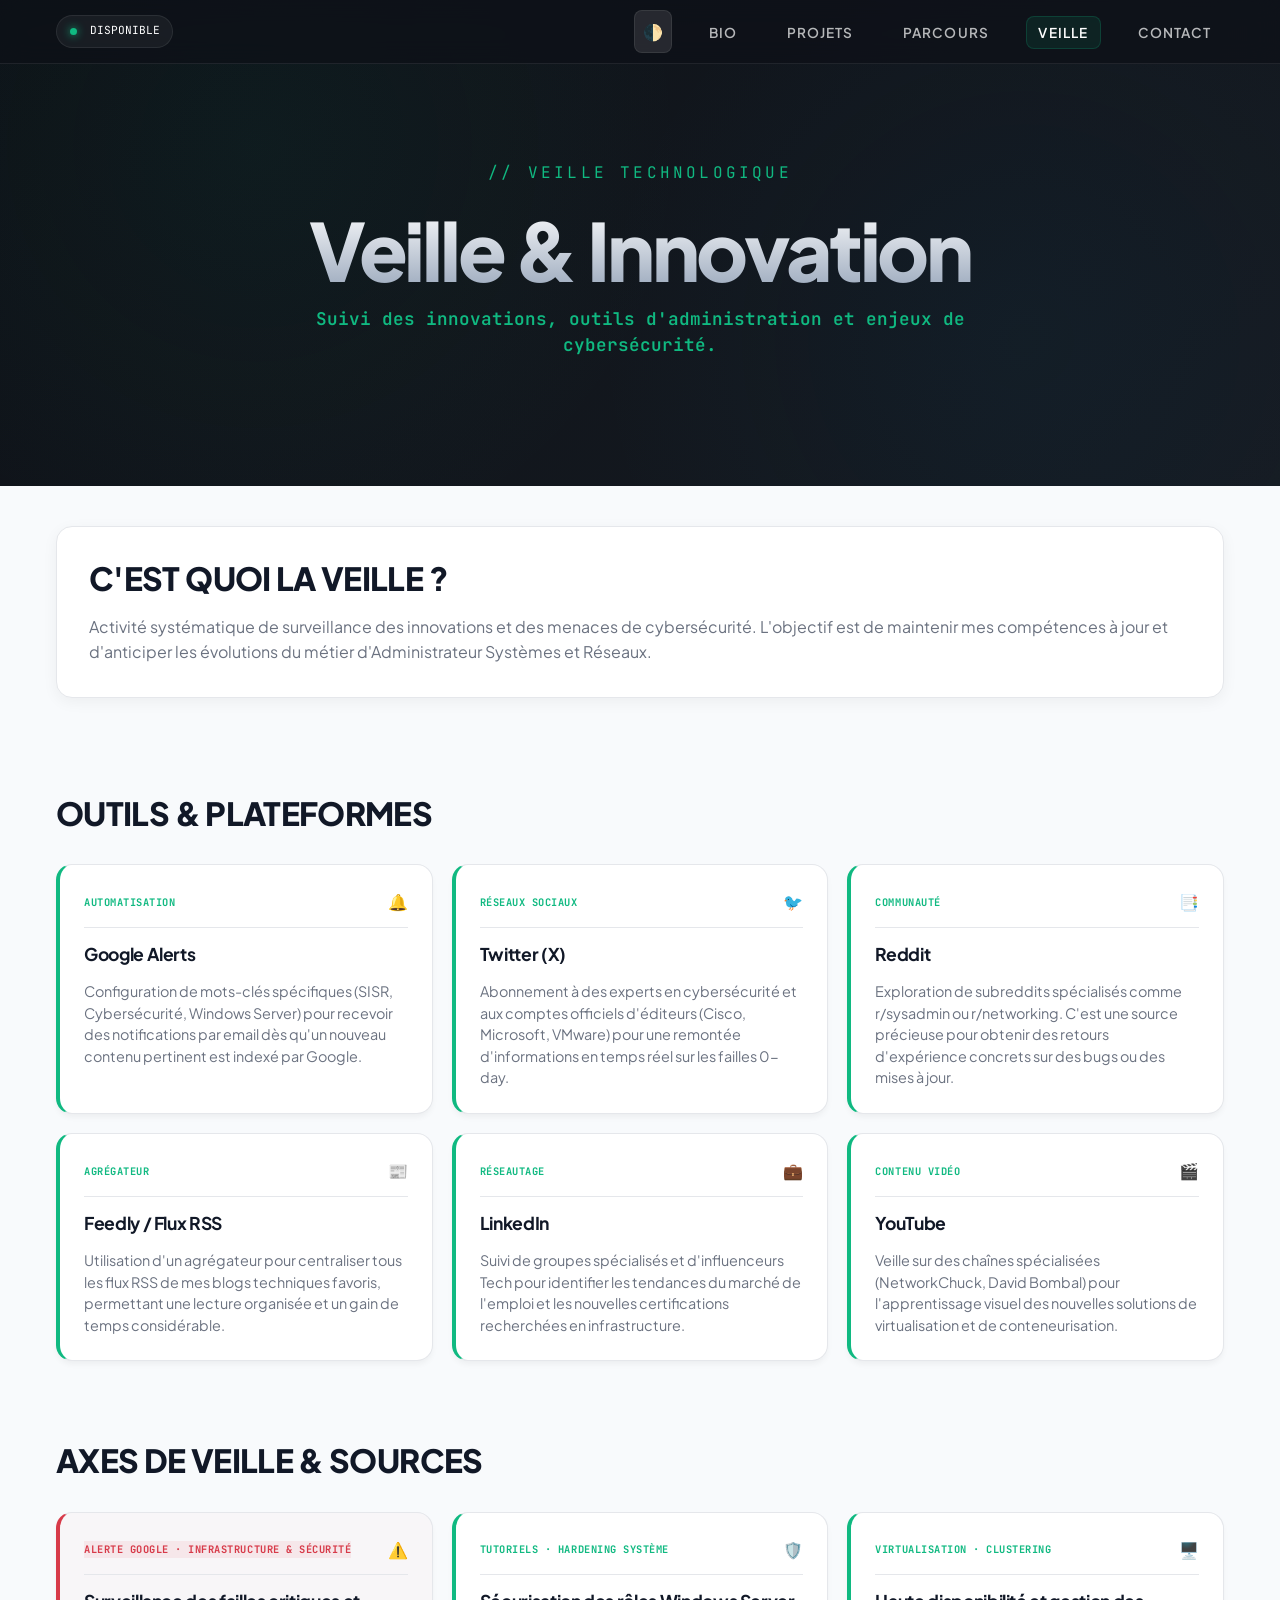
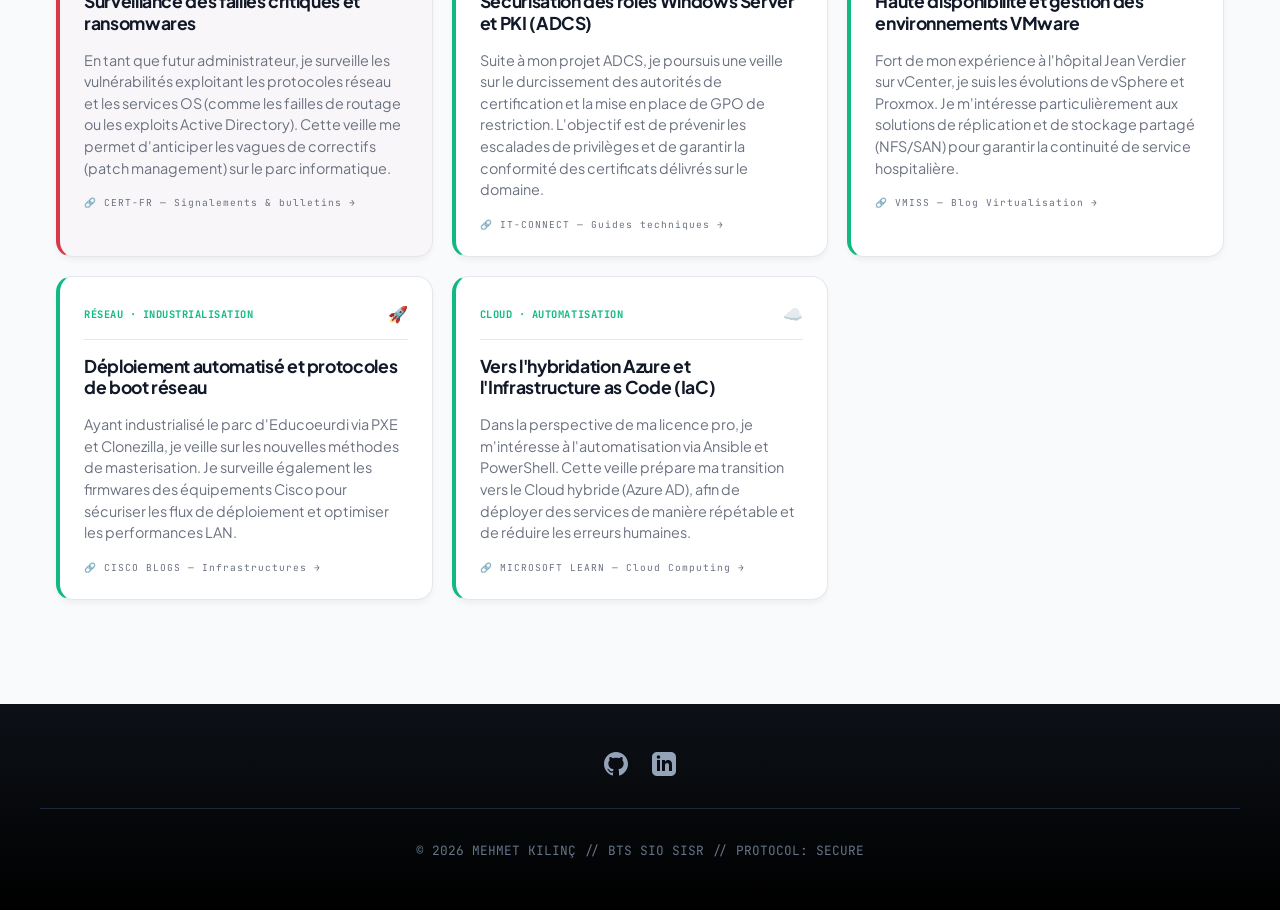
<file: port7/veille.html>
<!DOCTYPE html>
<html lang="fr">
<head>
  <meta charset="UTF-8" />
  <meta name="viewport" content="width=device-width, initial-scale=1.0" />
  <title>Veille Technologique - Mehmet KILINC</title>
  <link rel="stylesheet" href="style.css" />
</head>
<body class="veille-page">
  <div id="page-loader"><div id="loader-bar"></div></div>

  <!-- NAVIGATION (Identique aux autres pages) -->
  <nav class="navbar">
    <ul>
      <li class="status-indicator">
        <span class="status-dot"></span>
        <span>DISPONIBLE</span>
      </li>
      <li>
        <button class="theme-toggle" onclick="toggleTheme()" aria-label="Changer de thème">🌓</button>
      </li>
      <li><a href="index.html">Bio</a></li>
      <li><a href="projets.html">Projets</a></li>
      <li><a href="experience.html">Parcours</a></li>
      <li><a href="veille.html" class="active">Veille</a></li>
      <li><a href="contact.html">Contact</a></li>
    </ul>
  </nav>

  <!-- HERO VEILLE -->
  <header class="hero">
    <div class="hero-content">
      <p class="subtitle">// VEILLE TECHNOLOGIQUE</p>
      <h1>Veille & Innovation</h1>
      <p class="hero-description">Suivi des innovations, outils d'administration et enjeux de cybersécurité.</p>
    </div>
  </header>

  <main class="container">
    <!-- SECTION 1: QU'EST-CE QUE LA VEILLE ? -->
    <section class="section reveal">
      <div class="about-card" style="margin-bottom: 1rem;">
        <h2 style="margin-bottom: 1rem;">C'est quoi la veille ?</h2>
        <p style="color: var(--text-muted); font-size: 1rem;">
          Activité systématique de surveillance des innovations et des menaces de cybersécurité. L'objectif est de maintenir mes compétences à jour et d'anticiper les évolutions du métier d'Administrateur Systèmes et Réseaux.
        </p>
      </div>
    </section>

    <!-- SECTION: OUTILS DE VEILLE -->
    <section class="section reveal">
      <h2 class="section-title-modern">Outils & Plateformes</h2>
      <div class="veille-grid">
        <div class="veille-card">
          <div class="veille-card-header">
            <span class="log-cat">AUTOMATISATION</span>
            <span class="veille-icon">🔔</span>
          </div>
          <h3>Google Alerts</h3>
          <p>Configuration de mots-clés spécifiques (SISR, Cybersécurité, Windows Server) pour recevoir des notifications par email dès qu'un nouveau contenu pertinent est indexé par Google.</p>
        </div>

        <div class="veille-card">
          <div class="veille-card-header">
            <span class="log-cat">RÉSEAUX SOCIAUX</span>
            <span class="veille-icon">🐦</span>
          </div>
          <h3>Twitter (X)</h3>
          <p>Abonnement à des experts en cybersécurité et aux comptes officiels d'éditeurs (Cisco, Microsoft, VMware) pour une remontée d'informations en temps réel sur les failles 0-day.</p>
        </div>

        <div class="veille-card">
          <div class="veille-card-header">
            <span class="log-cat">COMMUNAUTÉ</span>
            <span class="veille-icon">📑</span>
          </div>
          <h3>Reddit</h3>
          <p>Exploration de subreddits spécialisés comme r/sysadmin ou r/networking. C'est une source précieuse pour obtenir des retours d'expérience concrets sur des bugs ou des mises à jour.</p>
        </div>

        <div class="veille-card">
          <div class="veille-card-header">
            <span class="log-cat">AGRÉGATEUR</span>
            <span class="veille-icon">📰</span>
          </div>
          <h3>Feedly / Flux RSS</h3>
          <p>Utilisation d'un agrégateur pour centraliser tous les flux RSS de mes blogs techniques favoris, permettant une lecture organisée et un gain de temps considérable.</p>
        </div>

        <div class="veille-card">
          <div class="veille-card-header">
            <span class="log-cat">RÉSEAUTAGE</span>
            <span class="veille-icon">💼</span>
          </div>
          <h3>LinkedIn</h3>
          <p>Suivi de groupes spécialisés et d'influenceurs Tech pour identifier les tendances du marché de l'emploi et les nouvelles certifications recherchées en infrastructure.</p>
        </div>

        <div class="veille-card">
          <div class="veille-card-header">
            <span class="log-cat">CONTENU VIDÉO</span>
            <span class="veille-icon">🎬</span>
          </div>
          <h3>YouTube</h3>
          <p>Veille sur des chaînes spécialisées (NetworkChuck, David Bombal) pour l'apprentissage visuel des nouvelles solutions de virtualisation et de conteneurisation.</p>
        </div>
      </div>
    </section>

    <!-- SECTION 2: AXES DE VEILLE & SOURCES -->
    <section class="section reveal">
      <h2 class="section-title-modern">Axes de Veille & Sources</h2>
      <div class="veille-grid">
        <!-- AXE 1 : SÉCURITÉ DES INFRASTRUCTURES -->
        <a href="https://www.cert.ssi.gouv.fr/" target="_blank" class="veille-card alert-card">
          <div class="veille-card-header">
            <span class="log-cat alert-tag">ALERTE GOOGLE · INFRASTRUCTURE & SÉCURITÉ</span>
            <span class="veille-icon">⚠️</span>
          </div>
          <h3>Surveillance des failles critiques et ransomwares</h3>
          <p>
            En tant que futur administrateur, je surveille les vulnérabilités exploitant les protocoles réseau et les services OS (comme les failles de routage ou les exploits Active Directory). Cette veille me permet d'anticiper les vagues de correctifs (patch management) sur le parc informatique.
          </p>
          <span class="veille-status">🔗 CERT-FR — Signalements & bulletins →</span>
        </a>

        <!-- AXE 2 : DURCISSEMENT SYSTÈME (LIÉ À ADCS) -->
        <a href="https://www.it-connect.fr/" target="_blank" class="veille-card">
          <div class="veille-card-header">
            <span class="log-cat">TUTORIELS · HARDENING SYSTÈME</span>
            <span class="veille-icon">🛡️</span>
          </div>
          <h3>Sécurisation des rôles Windows Server et PKI (ADCS)</h3>
          <p>Suite à mon projet ADCS, je poursuis une veille sur le durcissement des autorités de certification et la mise en place de GPO de restriction. L'objectif est de prévenir les escalades de privilèges et de garantir la conformité des certificats délivrés sur le domaine.</p>
          <span class="veille-status">🔗 IT-CONNECT — Guides techniques →</span>
        </a>

        <!-- AXE 3 : VIRTUALISATION (LIÉ À VCENTER) -->
        <a href="https://vmiss.net/" target="_blank" class="veille-card">
          <div class="veille-card-header">
            <span class="log-cat">VIRTUALISATION · CLUSTERING</span>
            <span class="veille-icon">🖥️</span>
          </div>
          <h3>Haute disponibilité et gestion des environnements VMware</h3>
          <p>Fort de mon expérience à l'hôpital Jean Verdier sur vCenter, je suis les évolutions de vSphere et Proxmox. Je m'intéresse particulièrement aux solutions de réplication et de stockage partagé (NFS/SAN) pour garantir la continuité de service hospitalière.</p>
          <span class="veille-status">🔗 VMISS — Blog Virtualisation →</span>
        </a>

        <!-- AXE 4 : RÉSEAUX (LIÉ À PXE) -->
        <a href="https://blogs.cisco.com/" target="_blank" class="veille-card">
          <div class="veille-card-header">
            <span class="log-cat">RÉSEAU · INDUSTRIALISATION</span>
            <span class="veille-icon">🚀</span>
          </div>
          <h3>Déploiement automatisé et protocoles de boot réseau</h3>
          <p>Ayant industrialisé le parc d'Educoeurdi via PXE et Clonezilla, je veille sur les nouvelles méthodes de masterisation. Je surveille également les firmwares des équipements Cisco pour sécuriser les flux de déploiement et optimiser les performances LAN.</p>
          <span class="veille-status">🔗 CISCO BLOGS — Infrastructures →</span>
        </a>

        <!-- AXE 5 : FUTUR / PROJET PROFESSIONNEL -->
        <a href="https://learn.microsoft.com/fr-fr/azure/" target="_blank" class="veille-card">
          <div class="veille-card-header">
            <span class="log-cat">CLOUD · AUTOMATISATION</span>
            <span class="veille-icon">☁️</span>
          </div>
          <h3>Vers l'hybridation Azure et l'Infrastructure as Code (IaC)</h3>
          <p>Dans la perspective de ma licence pro, je m'intéresse à l'automatisation via Ansible et PowerShell. Cette veille prépare ma transition vers le Cloud hybride (Azure AD), afin de déployer des services de manière répétable et de réduire les erreurs humaines.</p>
          <span class="veille-status">🔗 MICROSOFT LEARN — Cloud Computing →</span>
        </a>
      </div>
    </section>
  </main>

  <footer>
    <div class="footer-content">
      <div class="footer-socials">
        <a href="https://github.com/memsbdn" target="_blank" aria-label="GitHub">
          <svg viewBox="0 0 24 24"><path d="M12 0c-6.626 0-12 5.373-12 12 0 5.302 3.438 9.8 8.207 11.387.599.111.793-.261.793-.577v-2.234c-3.338.726-4.033-1.416-4.033-1.416-.546-1.387-1.333-1.756-1.333-1.756-1.089-.745.083-.729.083-.729 1.205.084 1.839 1.237 1.839 1.237 1.07 1.834 2.807 1.304 3.492.997.107-.775.418-1.305.762-1.604-2.665-.305-5.467-1.334-5.467-5.931 0-1.311.469-2.381 1.236-3.221-.124-.303-.535-1.524.117-3.176 0 0 1.008-.322 3.301 1.23.957-.266 1.983-.399 3.003-.404 1.02.005 2.047.138 3.006.404 2.291-1.552 3.297-1.23 3.297-1.23.653 1.653.242 2.874.118 3.176.77.84 1.235 1.911 1.235 3.221 0 4.609-2.807 5.624-5.479 5.921.43.372.823 1.102.823 2.222v3.293c0 .319.192.694.801.576 4.765-1.589 8.199-6.086 8.199-11.386 0-6.627-5.373-12-12-12z"/></svg>
        </a>
        <a href="https://www.linkedin.com/in/mehmet-kilinc-0072b2292" target="_blank" aria-label="LinkedIn">
          <svg viewBox="0 0 24 24"><path d="M19 0h-14c-2.761 0-5 2.239-5 5v14c0 2.761 2.239 5 5 5h14c2.762 0 5-2.238 5-5v-14c0-2.761-2.238-5-5-5zm-11 19h-3v-11h3v11zm-1.5-12.268c-.966 0-1.75-.79-1.75-1.764s.784-1.764 1.75-1.764 1.75.79 1.75 1.764-.783 1.764-1.75 1.764zm13.5 12.268h-3v-5.604c0-3.368-4-3.113-4 0v5.604h-3v-11h3v1.765c1.396-2.586 7-2.777 7 2.476v6.759z"/></svg>
        </a>
      </div>
      <div class="footer-credits">
        &copy; 2026 MEHMET KILINÇ // BTS SIO SISR // PROTOCOL: SECURE
      </div>
    </div>
  </footer>

  <!-- SCROLL TO TOP BUTTON -->
  <button class="scroll-to-top" onclick="window.scrollTo({top: 0, behavior: 'smooth'})">↑</button>
  <script src="script.js"></script>
</body>
</html>
</file>
<file: port7/style.css>
@import url('https://fonts.googleapis.com/css2?family=JetBrains+Mono:wght@400;700&family=Plus+Jakarta+Sans:wght@400;600;800&display=swap');

/* 
 * Theme: Modern Minimalist (Dark Hero / Light Content)
 */

:root {
  --primary-color: #10b981; /* Un vert émeraude plus moderne */
  --primary-hover: #059669;
  --primary-color-rgb: 16, 185, 129;
  --linkedin-blue: #0077b5;
  --linkedin-blue-rgb: 0, 119, 181;
  --alert-red: #d73a49;
  --bg-content: #f8fafc;
  --card-bg: #ffffff;
  --glow-color: rgba(16, 185, 129, 0.15);
  --glass-border: rgba(255, 255, 255, 0.08);
  --bg-muted: #f3f4f6;
  --malt-orange: #ff5c57;
  
  --bg-hero: linear-gradient(135deg, #0d1117 0%, #161b22 100%);
  --bg-content: #f8fafc; /* Un blanc légèrement bleuté pour moins de fatigue visuelle */
  --text-main: #111827;
  --text-muted: #6b7280;
  --text-dim: #94a3b8;
  --text-dim-rgb: 148, 163, 184;
  --text-white: #ffffff;
  --border-light: #e5e7eb;
  --border-dark: rgba(255, 255, 255, 0.08);
  --border-radius: 12px; /* Arrondi plus sobre et moderne */
  --font-main: 'Plus Jakarta Sans', 'Inter', sans-serif;
  --font-mono: 'JetBrains Mono', 'Fira Code', monospace;
  --section-gap: 2.5rem;
}

/* Variables pour le mode sombre */
[data-theme="dark"] {
  --bg-content: #0d1117;
  --card-bg: #161b22;
  --bg-muted: #1c2128;
  --text-main: #f0f6fc;
  --text-muted: #8b949e;
  --border-light: #30363d;
}

/* Reset CSS */
*, *::before, *::after {
  box-sizing: border-box;
}

* {
  margin: 0;
  padding: 0;
}

html {
  scroll-behavior: smooth;
}

body {
  font-family: var(--font-main);
  line-height: 1.6;
  -webkit-font-smoothing: antialiased;
  color: var(--text-main);
  background-color: var(--bg-content);
}

/* Scroll Reveal Animation */
.reveal {
  opacity: 0;
  transform: translateY(30px);
  transition: all 0.8s cubic-bezier(0.2, 1, 0.3, 1);
}

.reveal.active {
  opacity: 1;
  transform: translateY(0);
}

/* Animation d'entrée en fondu */
@keyframes fadeInUp {
  from {
    opacity: 0;
    transform: translateY(20px);
  }
  to {
    opacity: 1;
    transform: translateY(0);
  }
}

img, picture, video, canvas, svg {
  display: block; /* Assure que les images se comportent comme des blocs */
  max-width: 100%;
  height: auto; /* Empêche la distorsion des images */
}

/* Force le ratio sur toutes les images de cartes */
.card-img-container {
  width: 100%;
  aspect-ratio: 4 / 3; /* Ajusté pour des images plus grandes et complètes */
  overflow: hidden;
  background: linear-gradient(135deg, #1e293b 0%, #0f172a 100%);
  display: flex;
  align-items: center;
  justify-content: center;
  border-bottom: 1px solid var(--border-light);
  position: relative;
}

.card-img-container img {
  width: 100%;
  height: 100%;
  object-fit: cover;
}

/* Mode spécifique pour les photos d'écran pour éviter le rognage */
.card-img-container.screenshot-mode {
  background: #000; /* Fond noir pour simuler un écran */
  aspect-ratio: 16 / 9; /* Ratio paysage standard pour les captures d'écran PC */
  border-bottom: none; /* Supprime la ligne grise en bas de l'image */
}

.card-img-container.screenshot-mode img {
  object-fit: contain; /* Affiche l'image entière sans la couper */
  filter: brightness(1.05); /* Légère amélioration de la visibilité */
}

input, button, textarea, select {
  font: inherit;
}

/* Navigation */
.navbar {
  position: fixed; /* Reste visible au scroll */
  top: 0;
  width: 100%;
  background: rgba(13, 17, 23, 0.7); 
  backdrop-filter: blur(12px); /* Effet de flou en arrière-plan */
  -webkit-backdrop-filter: blur(12px);
  border-bottom: 1px solid var(--glass-border);
  z-index: 1000;
  padding: 0.6rem 0;
  transition: all 0.3s ease;
}

.navbar ul {
  list-style: none;
  display: flex;
  align-items: center;
  justify-content: flex-end; /* Aligné à droite */
  gap: 1.5rem;
  max-width: 1200px;
  margin: 0 auto;
  padding: 0 1rem;
}

.navbar a {
  text-decoration: none;
  color: rgba(255, 255, 255, 0.7);
  font-weight: 600;
  font-size: 0.85rem;
  transition: all 0.2s ease;
  text-transform: uppercase;
  letter-spacing: 0.08em;
  padding: 0.5rem 0.8rem;
  border-radius: 8px;
}

.navbar a:hover, .navbar li a.active {
  color: var(--text-white);
  background: rgba(16, 185, 129, 0.1);
  box-shadow: inset 0 0 0 1px rgba(16, 185, 129, 0.2);
  transform: translateY(-2px);
}

/* Dropdown Menu */
.dropdown {
  position: relative;
}

.dropdown-menu {
  position: absolute;
  top: 100%;
  right: 0;
  background: rgba(13, 17, 23, 0.95);
  backdrop-filter: blur(12px);
  border: 1px solid var(--border-dark);
  border-radius: var(--border-radius);
  list-style: none;
  display: none;
  flex-direction: column;
  min-width: 200px;
  margin-top: 0.5rem;
  padding: 0.5rem;
  box-shadow: 0 10px 25px rgba(0, 0, 0, 0.3);
}

.dropdown-menu.show {
  display: flex;
}

.dropdown-menu li {
  width: 100%;
}

.dropdown-menu a {
  text-transform: none;
  width: 100%;
  display: block;
}

.status-indicator {
  display: flex;
  align-items: center;
  gap: 0.8rem;
  font-family: var(--font-mono);
  font-size: 0.7rem;
  color: var(--text-white);
  margin-right: auto;
  background: rgba(255, 255, 255, 0.05);
  padding: 0.4rem 0.8rem;
  border-radius: 50px;
  border: 1px solid var(--border-dark);
  transition: border-color 0.3s ease;
}

.status-dot {
  width: 7px;
  height: 7px;
  background-color: var(--primary-color);
  border-radius: 50%;
  box-shadow: 0 0 8px var(--primary-color);
  animation: pulse 2s infinite;
}

@keyframes pulse {
  0% { transform: scale(1); opacity: 1; }
  50% { transform: scale(1.2); opacity: 0.7; }
  100% { transform: scale(1); opacity: 1; }
}

/* Hero Section Basic Styling */
.hero {
  padding: 10rem 1rem 6rem; 
  text-align: center;
  background: 
    radial-gradient(circle at 20% 30%, rgba(16, 185, 129, 0.05), transparent 40%),
    radial-gradient(circle at 80% 70%, rgba(0, 119, 181, 0.05), transparent 40%),
    var(--bg-hero);
  color: var(--text-white);
  position: relative;
  animation: fadeInUp 0.8s cubic-bezier(0.2, 1, 0.3, 1);
  overflow: hidden;
}

.hero h1 {
  font-size: clamp(2.5rem, 8vw, 5rem); /* Nom beaucoup plus grand */
  font-weight: 800;
  max-width: 1000px;
  margin: 0 auto 0.5rem;
  letter-spacing: -0.04em;
  background: linear-gradient(to bottom, #ffffff, #94a3b8);
  background-clip: text;
  -webkit-background-clip: text;
  -webkit-text-fill-color: transparent;
}

.subtitle {
  font-family: var(--font-mono);
  color: var(--primary-color);
  text-transform: uppercase;
  letter-spacing: 0.2em;
  margin-bottom: 1rem;
}

.hero-description, .hero-tagline {
  font-size: 1.1rem;
  color: var(--primary-color);
  font-family: var(--font-mono);
  font-weight: 600;
  max-width: 800px;
  margin: 0 auto 2rem;
  line-height: 1.5;
}

.hero-actions {
  display: flex;
  gap: 1rem;
  justify-content: center;
  flex-wrap: wrap;
  margin-top: 2rem;
}

.availability-badge {
  display: inline-flex;
  align-items: center;
  gap: 0.6rem;
  background: rgba(16, 185, 129, 0.1);
  border: 1px solid rgba(16, 185, 129, 0.3);
  padding: 0.5rem 1.2rem;
  border-radius: 100px;
  color: var(--primary-color);
  font-family: var(--font-mono);
  font-size: 0.75rem;
  font-weight: 700;
  margin-bottom: 2.5rem;
  text-transform: uppercase;
  letter-spacing: 0.05em;
}

.availability-badge .dot {
  width: 8px;
  height: 8px;
  background-color: var(--primary-color);
  border-radius: 50%;
  box-shadow: 0 0 8px var(--primary-color);
  animation: pulse 2s infinite;
}

/* Skills Progress Bars */
.skills-grid-bars {
  display: grid;
  grid-template-columns: repeat(auto-fit, minmax(300px, 1fr));
  gap: 2rem;
  margin-top: 2.5rem;
}

/* Stack Grid Style */
.stack-grid {
  display: grid;
  grid-template-columns: repeat(auto-fit, minmax(240px, 1fr));
  gap: 2.5rem 1.5rem;
}

.stack-item h4 {
  font-size: 0.95rem;
  color: var(--text-main);
  margin-bottom: 0.5rem;
  display: flex;
  align-items: center;
  gap: 0.5rem;
}

.stack-item p {
  font-size: 0.85rem;
  color: var(--text-muted);
  margin-bottom: 1rem;
  line-height: 1.4;
}

.stack-tags {
  display: flex;
  flex-wrap: wrap;
  gap: 0.4rem;
}

.skill-bar-item {
  margin-bottom: 0.5rem;
}

.skill-bar-info {
  display: flex;
  justify-content: space-between;
  margin-bottom: 0.6rem;
  font-family: var(--font-mono);
  font-size: 0.85rem;
  font-weight: 700;
  color: var(--text-main);
}

.progress-bg {
  background: #f3f4f6;
  height: 8px;
  border-radius: 10px;
  overflow: hidden;
  border: 1px solid var(--border-light);
}

.progress-fill {
  height: 100%;
  background: var(--primary-color);
  box-shadow: 0 0 10px var(--glow-color);
  border-radius: 10px;
  transition: width 1.5s cubic-bezier(0.1, 1, 0.3, 1);
  width: 0;
}

/* Layout & Structure */
.container {
  width: min(100% - 4rem, 1200px);
  margin-inline: auto;
}

/* Typography */
h1, h2, h3 {
  line-height: 1.2;
  letter-spacing: -0.02em;
}

h2 {
  color: var(--text-main);
  font-size: 2rem;
  font-weight: 800;
  text-transform: uppercase;
  letter-spacing: -0.02em;
  display: flex;
  align-items: center;
  gap: 1rem;
  margin-bottom: 2rem;
}

.about-card {
  background: var(--card-bg);
  border: 1px solid var(--border-light);
  border-radius: 16px;
  padding: 2rem;
  box-shadow: 0 4px 15px rgba(0, 0, 0, 0.05); /* Effet flottant de base */
  transition: transform 0.4s cubic-bezier(0.175, 0.885, 0.32, 1.275), box-shadow 0.4s ease; /* Transition pour l'effet flottant */
}

.about-card:hover {
  transform: translateY(-8px);
  box-shadow: 0 20px 30px -10px rgba(0, 0, 0, 0.15), 0 0 15px var(--glow-color);
}

/* Terminal Card Decoration */
.terminal-header {
  display: flex;
  gap: 6px;
  padding: 10px;
  background: #0d1117;
  border-bottom: 1px solid rgba(255, 255, 255, 0.1);
  border-top-left-radius: var(--border-radius);
  border-top-right-radius: var(--border-radius);
}

.dot {
  width: 10px;
  height: 10px;
  border-radius: 50%;
}
.dot.red { background: #ff5f56; }
.dot.amber { background: #ffbd2e; }
.dot.green { background: #27c93f; }

.highlight-card {
  padding: 0;
  background: transparent;
  border: none;
  box-shadow: none;
}

.tag {
  font-family: var(--font-mono);
  font-size: 0.7rem;
  color: var(--primary-color);
  text-transform: uppercase;
  margin-bottom: 0.5rem;
  display: block;
}

/* Cards Style */
.card, .projet, .labo-card {
  display: flex;
  flex-direction: column;
  height: 100%;
  background: var(--card-bg);
  border: 1px solid var(--border-light);
  border-radius: var(--border-radius);
  padding: 0;
  transition: transform 0.4s cubic-bezier(0.175, 0.885, 0.32, 1.275), box-shadow 0.4s ease, border-color 0.3s ease;
  overflow: hidden;
  text-decoration: none !important; /* Ajouté pour s'assurer que les liens dans les cartes ne sont pas soulignés par défaut */
  color: var(--text-main) !important; /* Force la couleur principale du thème */
  cursor: pointer;
}

.skill-card ul, .experience-card ul {
  list-style: none;
  padding: 0;
  margin-top: 1rem;
}

.skill-card li, .experience-card li {
  margin-bottom: 0.5rem;
  padding-left: 1.2rem;
  position: relative;
}

.skill-card li::before, .experience-card li::before {
  content: ">";
  position: absolute;
  left: 0;
  color: var(--primary-color);
  font-family: var(--font-mono);
}

.projet-content, .labo-content {
  flex-grow: 1; /* Pousse le contenu vers le bas pour aligner les boutons/tags */
  display: flex;
  flex-direction: column;
  padding: 1.2rem;
}

.card-title {
  color: var(--text-main);
  font-size: 1.25rem;
  margin-bottom: 0.5rem;
  font-weight: 700;
}

.projet h3, .projet p, .projet span {
  text-decoration: none !important;
  color: inherit !important;
}

.btn-link {
  margin-top: auto;
  color: var(--primary-color);
  text-decoration: none;
  font-weight: 600;
  padding-top: 1rem;
}

.projet:visited {
  color: var(--text-main) !important;
}

.card:hover, .projet:hover, .labo-card:hover {
  border-color: var(--primary-color);
  transform: translateY(-12px); /* Élévation marquée */
  box-shadow: 0 20px 30px -10px rgba(0, 0, 0, 0.15), 0 0 15px var(--glow-color);
}

/* Reusable Components */
.btn {
  display: inline-block;
  padding: 0.75rem 1.5rem;
  background-color: var(--primary-color);
  color: white;
  text-decoration: none;
  border-radius: 8px; /* Un peu moins rond pour un look plus "software" */
  transition: all 0.2s cubic-bezier(0.4, 0, 0.2, 1);
  border: none;
  cursor: pointer;
  font-weight: 700;
  text-transform: uppercase;
  letter-spacing: 0.02em;
  font-size: 0.8rem;
}

.btn:hover {
  transform: translateY(-2px);
  filter: brightness(1.1);
}

.btn:active {
  transform: translateY(-2px) scale(0.98);
}

.btn-green { background-color: var(--primary-color); }
.btn-blue { background-color: var(--linkedin-blue); }
.btn-red { background-color: var(--alert-red); }

/* Utilities */
.flex { display: flex; gap: 1.5rem; }
.grid { 
  display: grid; 
  gap: 2rem; 
  grid-template-columns: repeat(auto-fit, minmax(300px, 1fr)); 
}

/* Bento Grid - Version Compacte (Page Projets uniquement) */
.bento-grid {
  display: flex;
  flex-direction: column;
  gap: 3rem; /* Plus d'espace entre les grandes cartes */
  margin-top: 2rem;
  max-width: 1000px; /* Un peu plus large pour le mode horizontal */
  margin-left: auto;
  margin-right: auto;
}

.bento-grid .projet {
  display: flex;
  flex-direction: row; /* Image et texte côte à côte */
  align-items: stretch;
  border-radius: 8px; /* Rectangles plus nets */
  min-height: 350px;
  background: var(--card-bg);
}

/* Alternance : Une bulle sur deux inverse sa direction */
.bento-grid .projet:nth-child(even) {
  flex-direction: row-reverse;
}

.bento-grid .projet-content {
  width: 55%;
  padding: 2.5rem;
  justify-content: center; /* Centre le texte verticalement par rapport à l'image */
}

.bento-grid .projet-content h3 {
  font-size: 1.5rem;
  margin-bottom: 1rem;
}

.bento-grid .card-img-container {
  width: 45%;
  height: auto;
  aspect-ratio: auto;
  border-bottom-left-radius: 0;
  border-bottom-right-radius: 0;
  border-bottom: none;
}

.placeholder-card { 
  background: #f9fafb !important; 
  border: 2px dashed #e5e7eb !important; 
  justify-content: center; 
  align-items: center; 
  color: var(--text-muted); 
  min-height: 150px; /* Taille minimum pour les projets en attente */
  width: 100%;
}
.section { 
  padding: var(--section-gap) 1rem; 
  max-width: 1200px; 
  margin: 0 auto; 
}

/* --- Restaurer les classes globales pour les autres pages --- */
.labo-content { padding: 1.2rem; }
.card { background: var(--card-bg); border: 1px solid var(--border-light); border-radius: var(--border-radius); overflow: hidden; }

.section-header-modern { display: flex; align-items: center; justify-content: space-between; margin-bottom: 2rem; border-bottom: 1px solid var(--border-light); padding-bottom: 1rem; }
.badge-count { font-family: var(--font-mono); font-size: 0.7rem; background: var(--primary-color); color: white; padding: 2px 8px; border-radius: 4px; }

.cert-dashboard-grid {
  display: grid;
  grid-template-columns: repeat(auto-fit, minmax(320px, 1fr));
  gap: 2rem;
}

.stack-item {
  background: var(--bg-muted);
  padding: 1.5rem;
  border-radius: 12px;
  border: 1px solid var(--border-light);
  height: 100%;
  box-shadow: 0 4px 10px rgba(0, 0, 0, 0.03);
  transition: transform 0.3s ease, box-shadow 0.3s ease, border-color 0.3s ease;
  display: flex;
  flex-direction: column;
}

.stack-item:hover {
  transform: translateY(-5px);
  border-color: var(--primary-color);
  box-shadow: 0 12px 20px -8px rgba(0, 0, 0, 0.1);
}

.cert-card-v2 {
  background: var(--card-bg);
  border: 1px solid var(--border-light);
  border-radius: 16px;
  padding: 1.5rem;
  transition: all 0.3s ease;
  position: relative;
  border-bottom: 4px solid var(--primary-color);
}

.cert-card-v2.in-progress { border-bottom-color: #f59e0b; }

.cert-card-header { display: flex; justify-content: space-between; font-family: var(--font-mono); font-size: 0.65rem; margin-bottom: 1.5rem; }
.status-online { color: var(--primary-color); font-weight: 800; display: flex; align-items: center; gap: 5px; }
.status-online::before { content: ''; width: 6px; height: 6px; background: var(--primary-color); border-radius: 50%; display: inline-block; }

.cert-card-body { display: flex; gap: 1.5rem; align-items: center; }
.cert-card-icon { font-size: 2rem; min-width: 60px; height: 60px; background: #f8fafc; display: flex; align-items: center; justify-content: center; border-radius: 12px; }
.cert-card-icon img { width: 40px; height: 40px; object-fit: contain; }

.cert-card-text h3 { font-size: 1.1rem; margin-bottom: 0.2rem; }
.cert-card-text p { font-size: 0.85rem; color: var(--text-muted); }

.cert-card-footer { margin-top: 1.5rem; }
.progress-mini { height: 4px; background: #f1f5f9; border-radius: 2px; margin-bottom: 0.5rem; }
.progress-mini .fill { height: 100%; background: var(--primary-color); border-radius: 2px; }
.cert-card-footer .date { font-size: 0.7rem; font-family: var(--font-mono); color: var(--text-dim); }

/* Unified Veille Grid System */
.veille-grid {
  display: grid;
  grid-template-columns: repeat(auto-fit, minmax(280px, 1fr));
  gap: 1.2rem;
  margin-top: 1.5rem;
}

.veille-card {
  background: var(--card-bg);
  border: 1px solid var(--border-light);
  border-radius: 16px;
  padding: 1.5rem;
  display: flex;
  flex-direction: column;
  gap: 1rem;
  transition: all 0.3s ease;
  border-left: 4px solid var(--primary-color);
  box-shadow: 0 4px 6px -1px rgba(0, 0, 0, 0.05);
  text-decoration: none; /* Pour les cartes cliquables */
}

.veille-card:hover {
  transform: translateY(-5px);
  box-shadow: 0 10px 15px -3px rgba(16, 185, 129, 0.1);
  border-color: var(--primary-color);
}

.veille-card.alert-card {
  border-left-color: var(--alert-red);
  background: rgba(215, 58, 73, 0.02);
}

.veille-card-header {
  display: flex;
  justify-content: space-between;
  align-items: center;
  border-bottom: 1px solid var(--border-light);
  padding-bottom: 0.75rem;
}

.veille-tag, .log-cat {
  font-family: var(--font-mono);
  font-size: 0.65rem;
  font-weight: 700;
  color: var(--primary-color);
  text-transform: uppercase;
  letter-spacing: 0.05em;
}

.log-cat.alert-tag {
  color: var(--alert-red);
  background: rgba(215, 58, 73, 0.08);
}

.veille-status {
  font-family: var(--font-mono);
  font-size: 0.6rem;
  color: var(--text-muted);
  letter-spacing: 1px;
}

.veille-card h3 {
  font-size: 1.1rem;
  font-weight: 700;
  color: var(--text-main);
}

.veille-card p {
  font-size: 0.9rem;
  color: var(--text-muted);
  line-height: 1.5;
}

.veille-card a {
  color: var(--primary-color);
  text-decoration: none;
  font-weight: 700;
  transition: color 0.2s ease;
}

.veille-card a:hover {
  color: var(--primary-hover);
  text-decoration: underline;
}

/* Media Queries Veille */
@media (max-width: 992px) {
  .bento-veille { grid-template-columns: repeat(2, 1fr); grid-auto-rows: auto; }
  .tool-main { grid-column: span 2; }
  .sources-grid { grid-template-columns: 1fr; }
}

/* Modals Custom Styling */
.modal-overlay {
  position: fixed;
  top: 0;
  left: 0;
  width: 100%;
  height: 100%;
  background: rgba(0, 0, 0, 0.95);
  display: none;
  opacity: 0;
  justify-content: center;
  align-items: center;
  z-index: 2000;
  transition: opacity 0.3s ease;
  backdrop-filter: blur(5px);
}

.modal-overlay.active {
  display: flex;
  opacity: 1;
}

.modal-box {
  background: var(--card-bg);
  border: 1px solid var(--primary-color);
  max-width: 800px;
  width: 90%;
  max-height: 90vh;
  overflow-y: auto;
  padding: 2rem;
  position: relative;
  transform: translateY(20px);
  transition: all 0.4s cubic-bezier(0.16, 1, 0.3, 1);
  border-radius: var(--border-radius);
  box-shadow: 0 25px 50px -12px rgba(0, 0, 0, 0.5);
}

.modal-overlay.active .modal-box {
  transform: translateY(0);
}

.modal-content-scroll {
  padding: 1rem 0;
}

.close-btn {
  position: absolute;
  top: 1.5rem;
  right: 1.5rem;
  font-size: 2rem;
  color: var(--text-muted);
  cursor: pointer;
  z-index: 10;
  background: rgba(0, 0, 0, 0.05);
  width: 40px;
  height: 40px;
  display: flex;
  align-items: center;
  justify-content: center;
  border-radius: 50%;
  line-height: 0;
  backdrop-filter: blur(5px);
  border: 1px solid var(--border-light);
  transition: all 0.2s ease;
}

.close-btn:hover {
  color: var(--primary-color);
  background: white;
  box-shadow: 0 4px 12px rgba(0,0,0,0.1);
  transform: rotate(90deg);
}

.modal-header-img-container {
  width: calc(100% + 4rem);
  margin: -2rem -2rem 2rem -2rem;
  height: 280px;
  position: relative;
  overflow: hidden;
  border-bottom: 2px solid var(--primary-color);
  background: var(--bg-hero); /* Fond sombre par défaut pour éviter le "trou" */
  display: flex;
  align-items: center;
  justify-content: center;
}

.modal-header-img-container img {
  width: 100%;
  height: 100%;
  object-fit: cover;
}

.modal-header-img-overlay {
  position: absolute;
  bottom: 0;
  left: 0;
  width: 100%;
  height: 100%;
  background: linear-gradient(to top, var(--card-bg) 0%, transparent 100%);
}

.modal-subtitle {
  font-family: var(--font-mono);
  color: var(--primary-color);
  font-size: 0.9rem;
  font-weight: 700;
  margin-bottom: 1.5rem;
  display: block;
  text-transform: uppercase;
  letter-spacing: 1px;
}

.modal-section-title {
  display: flex;
  align-items: center;
  gap: 0.75rem;
  margin: 3.5rem 0 1.5rem;
  font-size: 1.2rem;
  color: var(--text-main);
  border-bottom: 1px solid var(--border-light);
  padding-bottom: 0.75rem;
  position: relative;
}

.modal-section-title::after {
  content: '';
  position: absolute;
  bottom: -1px;
  left: 0;
  width: 60px;
  height: 2px;
  background: var(--primary-color);
}

.modal-tech-list {
  display: flex;
  flex-wrap: wrap;
  gap: 0.5rem;
  list-style: none;
  margin: 1rem 0 2rem;
}

.modal-tech-list li {
  background: var(--bg-muted);
  padding: 0.6rem 1.2rem;
  font-family: var(--font-mono);
  font-size: 0.85rem;
  color: var(--text-main);
  border: 1px solid var(--border-light);
  border-radius: 6px;
  font-weight: 600;
}

/* Style pour le rectangle de compétences */
.comp-box {
  background: rgba(16, 185, 129, 0.08);
  border-left: 4px solid var(--primary-color);
  padding: 1rem;
  border-radius: 8px;
  margin: 1rem 0;
  font-size: 0.9rem;
}

.comp-box strong {
  color: var(--primary-hover);
}

.modal-steps-grid {
  display: grid;
  grid-template-columns: 1fr; /* Une seule étape par ligne comme demandé */
  gap: 1.5rem;
  margin: 1.5rem 0;
}

.modal-step-card {
  padding: 1.25rem;
  background: var(--bg-muted);
  border-radius: 8px;
  border: 1px solid var(--border-light);
  position: relative;
  border-left: 4px solid var(--primary-color); /* Rappel de couleur pour la structure */
}

.modal-step-card h4 {
  color: var(--primary-color);
  font-size: 0.85rem;
  font-family: var(--font-mono);
  margin-bottom: 0.5rem;
}

.modal-step-card p {
  font-size: 0.85rem;
  color: var(--text-muted);
  line-height: 1.4;
}

.summary-box {
  background: var(--bg-muted);
  border-left: 4px solid var(--primary-color);
  padding: 1.8rem;
  border-radius: 0 8px 8px 0;
  margin: 1.5rem 0 2.5rem 0;
  box-shadow: inset 0 0 15px rgba(0,0,0,0.02);
  line-height: 1.8;
}

/* Download Cards Grid */
.download-grid {
  display: grid;
  grid-template-columns: repeat(auto-fit, minmax(280px, 1fr));
  gap: 1.5rem;
  margin-top: 2rem;
}

.download-card {
  background: var(--card-bg);
  border: 1px solid var(--border-light);
  padding: 1.5rem;
  border-radius: 12px;
  display: flex;
  align-items: center;
  gap: 1rem;
  text-decoration: none;
  transition: all 0.3s ease;
  position: relative;
  overflow: hidden;
}

.download-card:hover {
  border-color: var(--primary-color);
  transform: translateY(-5px);
  box-shadow: 0 10px 20px rgba(0,0,0,0.05);
}

.download-card .icon {
  font-size: 1.5rem;
  background: var(--bg-muted);
  width: 50px;
  height: 50px;
  display: flex;
  align-items: center;
  justify-content: center;
  border-radius: 8px;
  color: var(--primary-color);
}

/* Ensure text inside download cards is not blue and not underlined */
.download-card .text,
.download-card .text strong,
.download-card .text small {
  color: var(--text-main);
  text-decoration: none;
}

/* Ensure text inside download cards is not blue and not underlined */
.download-card .text,
.download-card .text strong,
.download-card .text small {
  color: var(--text-main);
  text-decoration: none;
}
/* Gantt Chart Styles */
.gantt-wrapper {
  margin: 2rem 0;
  background: var(--card-bg); /* Le wrapper devient la "bulle" principale */
  padding: 1.5rem;
  border-radius: var(--border-radius);
  border: 1px solid var(--border-light);
  overflow: hidden; /* Supprime le scroll horizontal */
  box-shadow: 0 4px 15px rgba(0, 0, 0, 0.05); /* Ombre légère pour le wrapper */
}

.gantt-grid {
  display: grid;
  grid-template-columns: 150px repeat(6, 1fr); /* Colonne des phases plus large */
  gap: 10px; /* Espacement plus grand entre les éléments */
  /* Le background et le padding sont gérés par le wrapper, les gaps sont transparents */
}

.gantt-header-cell {
  text-align: center;
  font-weight: 800;
  font-size: 0.7rem;
  color: var(--text-dim); /* Couleur de texte plus douce */
  padding: 0.5rem 0.2rem;
  background: var(--bg-muted); /* Fond pour les en-têtes */
  border-radius: 4px; /* Coins légèrement arrondis */
}

.gantt-row-title {
  font-size: 0.85rem; /* Taille de police légèrement augmentée */
  font-weight: 700;
  display: flex;
  align-items: center;
  padding: 0.5rem 0.75rem;
  background: var(--bg-muted); /* Fond pour les titres de ligne */
  color: var(--text-main);
  border-radius: 4px; /* Coins légèrement arrondis */
  text-align: left; /* Assure l'alignement à gauche */
}

.gantt-grid > div:not(.gantt-bar):not(.gantt-header-cell):not(.gantt-row-title) {
  /* Ces divs sont les cellules vides, elles sont transparentes pour laisser voir le fond du gantt-wrapper */
  background: transparent;
}

.gantt-bar {
  background: linear-gradient(90deg, var(--primary-color), var(--primary-hover));
  height: 36px; /* Barres plus hautes */
  margin: 0;
  border-radius: 6px; /* Barres plus arrondies */
  display: flex;
  align-items: center;
  justify-content: center;
  color: white;
  font-size: 0.75rem; /* Texte dans les barres légèrement plus grand */
  font-weight: 600;
  /* Ombre et surbrillance interne pour un effet "flottant" */
  box-shadow: 0 6px 12px -2px rgba(16, 185, 129, 0.4), inset 0 1px 0 rgba(255,255,255,0.2);
  transition: transform 0.3s ease, box-shadow 0.3s ease; /* Transitions pour le survol */
  z-index: 1;
  width: 100%;
  box-sizing: border-box;
  padding: 0 8px; /* Plus de padding pour le texte */
  border: 1px solid rgba(255,255,255,0.1); /* Bordure subtile */
}

.gantt-bar:hover {
  transform: translateY(-2px) scaleX(1.01); /* Soulève et élargit légèrement au survol */
  box-shadow: 0 10px 20px -4px rgba(16, 185, 129, 0.5), inset 0 1px 0 rgba(255,255,255,0.3);
}

/* Page Loader Styles */
#page-loader {
  position: fixed;
  top: 0;
  left: 0;
  width: 100%;
  height: 3px;
  background: rgba(0, 0, 0, 0.05);
  z-index: 10001;
  transition: opacity 0.5s ease;
}

#loader-bar {
  width: 0%;
  height: 100%;
  background: var(--primary-color);
  box-shadow: 0 0 15px var(--primary-color);
  transition: width 0.3s ease-out;
}

/* Style pour les mini-bulles de technos */
.mini-bulle {
  display: inline-block;
  padding: 0.25rem 0.75rem;
  background: var(--bg-muted);
  color: var(--text-main);
  border-radius: 50px;
  font-size: 0.7rem;
  font-weight: 700;
  font-family: var(--font-mono);
  border: 1px solid var(--border-light);
  text-transform: uppercase;
}

.projet-num {
  font-family: var(--font-mono);
  font-size: 1.2rem;
  font-weight: 800;
  color: var(--primary-color);
  opacity: 0.4;
  margin-bottom: 0.5rem;
}

.projet:hover .projet-num {
  opacity: 1;
  color: var(--primary-color);
}

/* Forms Style */
.contact-card {
  max-width: 600px;
  margin: 0 auto;
  padding: 0; /* Pour laisser le terminal-header prendre toute la largeur */
  background: var(--card-bg);
}

.contact-form {
  padding: 2rem 2rem 2.5rem;
}

.form-group {
  margin-bottom: 1.5rem;
  text-align: left;
}

.form-group label {
  display: block;
  font-family: var(--font-mono);
  font-size: 0.75rem;
  font-weight: 700;
  margin-bottom: 0.5rem;
  color: var(--text-main);
  text-transform: uppercase;
  letter-spacing: 0.05em;
}

.contact-form input, 
.contact-form textarea {
  width: 100%;
  background: var(--bg-muted);
  border: 1px solid var(--border-light);
  color: var(--text-main);
  padding: 0.8rem 1rem;
  border-radius: 8px;
  transition: all 0.2s ease;
  font-size: 0.95rem;
}

.contact-form input:focus, 
.contact-form textarea:focus {
  border-color: var(--primary-color);
  background: white;
  box-shadow: 0 0 0 4px var(--glow-color);
  outline: none;
}

.btn-submit {
  background: var(--primary-color);
  color: white;
  font-weight: 700;
  padding: 1rem 2rem;
  border: none;
  cursor: pointer;
  font-family: var(--font-mono);
  border-radius: 50px;
  width: 100%;
  transition: all 0.3s ease;
  font-size: 0.9rem;
  box-shadow: 0 4px 12px var(--glow-color);
}

.btn-submit:hover {
  transform: translateY(-3px);
  filter: brightness(1.1);
  box-shadow: 0 8px 20px var(--glow-color);
}

/* Scroll to Top */
.scroll-to-top {
  position: fixed;
  bottom: 2rem;
  right: 2rem;
  background: var(--primary-color);
  color: black;
  border: none;
  width: 40px;
  height: 40px;
  border-radius: 50%;
  cursor: pointer;
  opacity: 0;
  transition: 0.3s;
}

.scroll-to-top.show {
  opacity: 1;
}

/* Footer */
footer {
  background: linear-gradient(180deg, #0d1117 0%, #000000 100%);
  color: white;
  padding: 3rem 1rem;
  margin-top: 4rem;
}

.footer-content {
  max-width: 1200px;
  margin: 0 auto;
  display: flex;
  flex-direction: column;
  align-items: center;
  gap: 2rem;
}

.footer-socials {
  display: flex;
  gap: 1.5rem;
}

.footer-socials svg {
  width: 24px;
  height: 24px;
  fill: currentColor;
  transition: transform 0.2s ease, color 0.2s ease;
  color: #94a3b8;
}

.footer-socials a:hover svg {
  transform: translateY(-3px);
  color: white;
}

.footer-credits {
  font-family: var(--font-mono);
  font-size: 0.8rem;
  color: #64748b;
  border-top: 1px solid #1e293b;
  padding-top: 2rem;
  width: 100%;
  text-align: center;
}

/* Nouvelles classes de démarcation */
.content-block {
  padding: 4rem 0;
  border-top: 1px solid var(--border-light);
  margin-top: 2rem;
}

.section-accent {
  border-left: 4px solid var(--primary-color);
  padding-left: 2rem;
  margin: 2rem 0;
}

/* Responsivité Mobile */
@media (max-width: 768px) {
  .navbar ul { gap: 1rem; }
  .status-indicator { display: none; } /* On cache le statut sur petit mobile pour gagner de la place */
  .navbar a { font-size: 0.8rem; }
  .grid {
    grid-template-columns: 1fr; /* Une seule colonne sur mobile */
  }
  .bento-grid {
    grid-template-columns: 1fr;
    grid-auto-rows: auto;
  }

  .bento-grid .projet, 
  .bento-grid .projet:nth-child(even) {
    flex-direction: column; /* On repile verticalement sur mobile */
  }

  .bento-grid .card-img-container, 
  .bento-grid .projet-content {
    width: 100%;
  }
}

/* Spécifique pour la grille de captures d'écran du projet PXE */
.screenshot-grid {
  display: flex !important;
  flex-wrap: wrap;
  justify-content: center;
  gap: 2rem;
}

.screenshot-grid .card {
  flex: 0 1 380px; /* Largeur fixe flexible pour éviter l'étirement excessif */
  min-width: 300px;
}

@media (max-width: 768px) {
  .screenshot-grid {
    grid-template-columns: 1fr; /* Revert to 1 column on mobile */
  }
}

/* Theme Toggle Button */
.theme-toggle {
  background: rgba(255, 255, 255, 0.1);
  border: 1px solid var(--glass-border);
  color: white;
  padding: 0.5rem;
  border-radius: 8px;
  cursor: pointer;
  font-size: 1rem;
  margin-left: 1rem;
}

/* Spécifique pour les cartes dans les grilles (ex: page Bio) */
.grid .about-card {
  height: 100%; /* Assure que les cartes ont la même hauteur dans les grilles */
}

/* --- TIMELINE SYSTEM --- */
.timeline {
  position: relative;
  max-width: 1000px;
  margin: 2rem auto;
  padding: 2rem 0;
}

.timeline-entry {
  position: relative;
  margin-bottom: 4rem;
  padding-left: 80px;
  transition: all 0.3s ease;
}

/* Segment de ligne entre les cercles */
.timeline-entry::before {
  content: '';
  position: absolute;
  left: 31px;
  top: 24px; /* Commence exactement au bas du cercle (24px) */
  width: 2px;
  height: calc(100% + 4rem - 24px); /* Couvre la hauteur restante + le gap vers le suivant */
  background: var(--timeline-accent-color, var(--border-light));
  opacity: 0.3; /* Rendu discret pour ne pas surcharger */
  z-index: 1;
}

.timeline-entry:last-child::before {
  display: none; /* Pas de trait après le dernier diplôme */
}

.timeline-dot {
  position: absolute;
  left: 20px; /* Le centre du point (20+12=32px) est proche du centre de la ligne (31+1=32px) */
  top: 0;
  width: 24px;
  height: 24px;
  background: var(--bg-content);
  border: 4px solid var(--timeline-accent-color);
  border-radius: 50%;
  z-index: 10; /* Force le cercle à être bien au-dessus */
  /* Lueur de la même couleur que le trait */
  box-shadow: 0 0 0 4px var(--card-bg), 0 0 20px var(--timeline-accent-color);
  transition: all 0.3s ease;
}

.timeline-entry:hover .timeline-dot {
  transform: scale(1.3);
  background: var(--timeline-accent-color);
}

.timeline-date {
  font-family: var(--font-mono);
  font-size: 0.85rem;
  font-weight: 800;
  color: var(--timeline-accent-color, var(--primary-color)); /* Text color from accent */
  margin-bottom: 0.5rem; /* Reduced margin-bottom */
  display: inline-block;
  padding: 0.2rem 0.8rem;
  background: rgba(var(--timeline-accent-color-rgb, var(--primary-color-rgb)), 0.1); /* Lighter background */
  border-radius: 50px;
  border: 1px solid rgba(var(--timeline-accent-color-rgb, var(--primary-color-rgb)), 0.2); /* Slightly darker border */
}

.timeline-content h2 {
  font-size: 1.4rem;
  text-transform: none;
  margin-top: 0.5rem; /* Added margin-top to h2 */
  margin-bottom: 1rem; /* Kept existing margin-bottom */
  letter-spacing: normal;
}

@media (max-width: 768px) {
  .timeline-entry::before { left: 15px; }
  .timeline-dot { left: 4px; }
  .timeline-entry { padding-left: 45px; }
  .timeline-content h2 { font-size: 1.2rem; }
}
</file>
